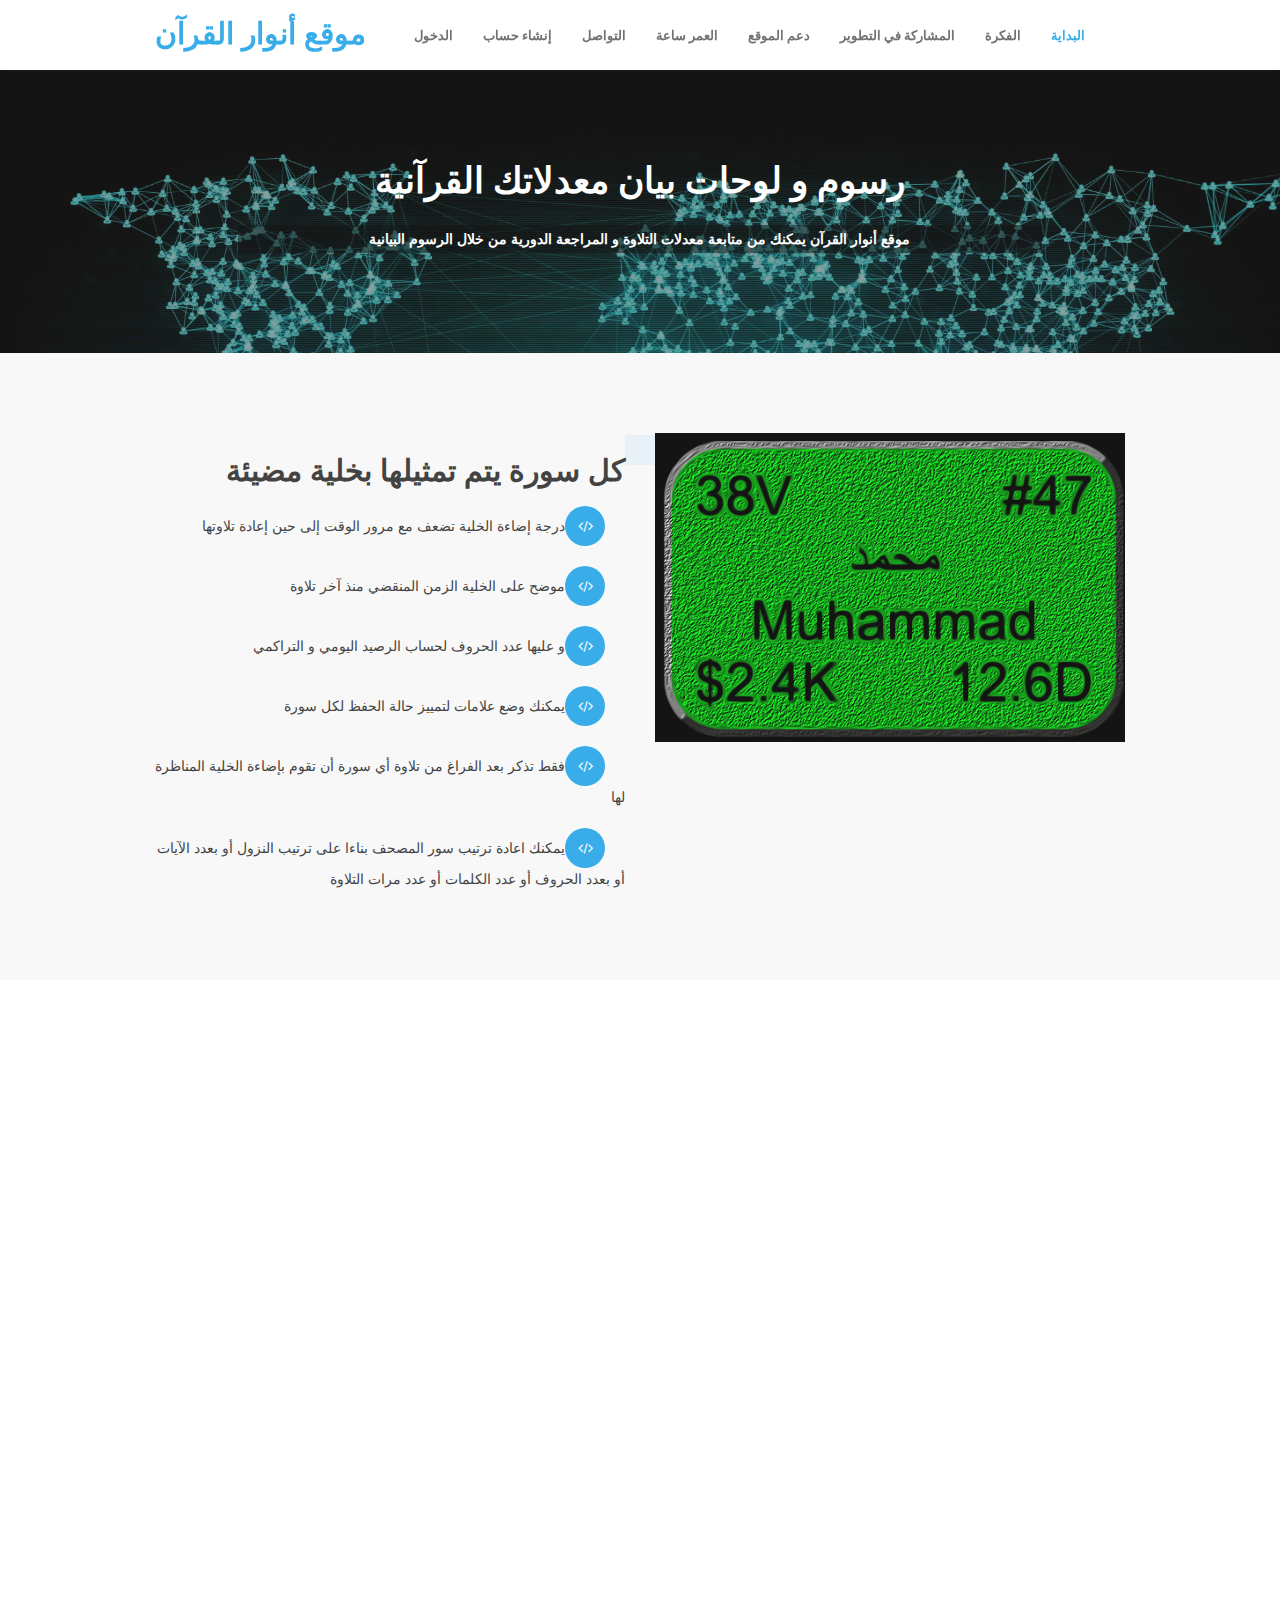
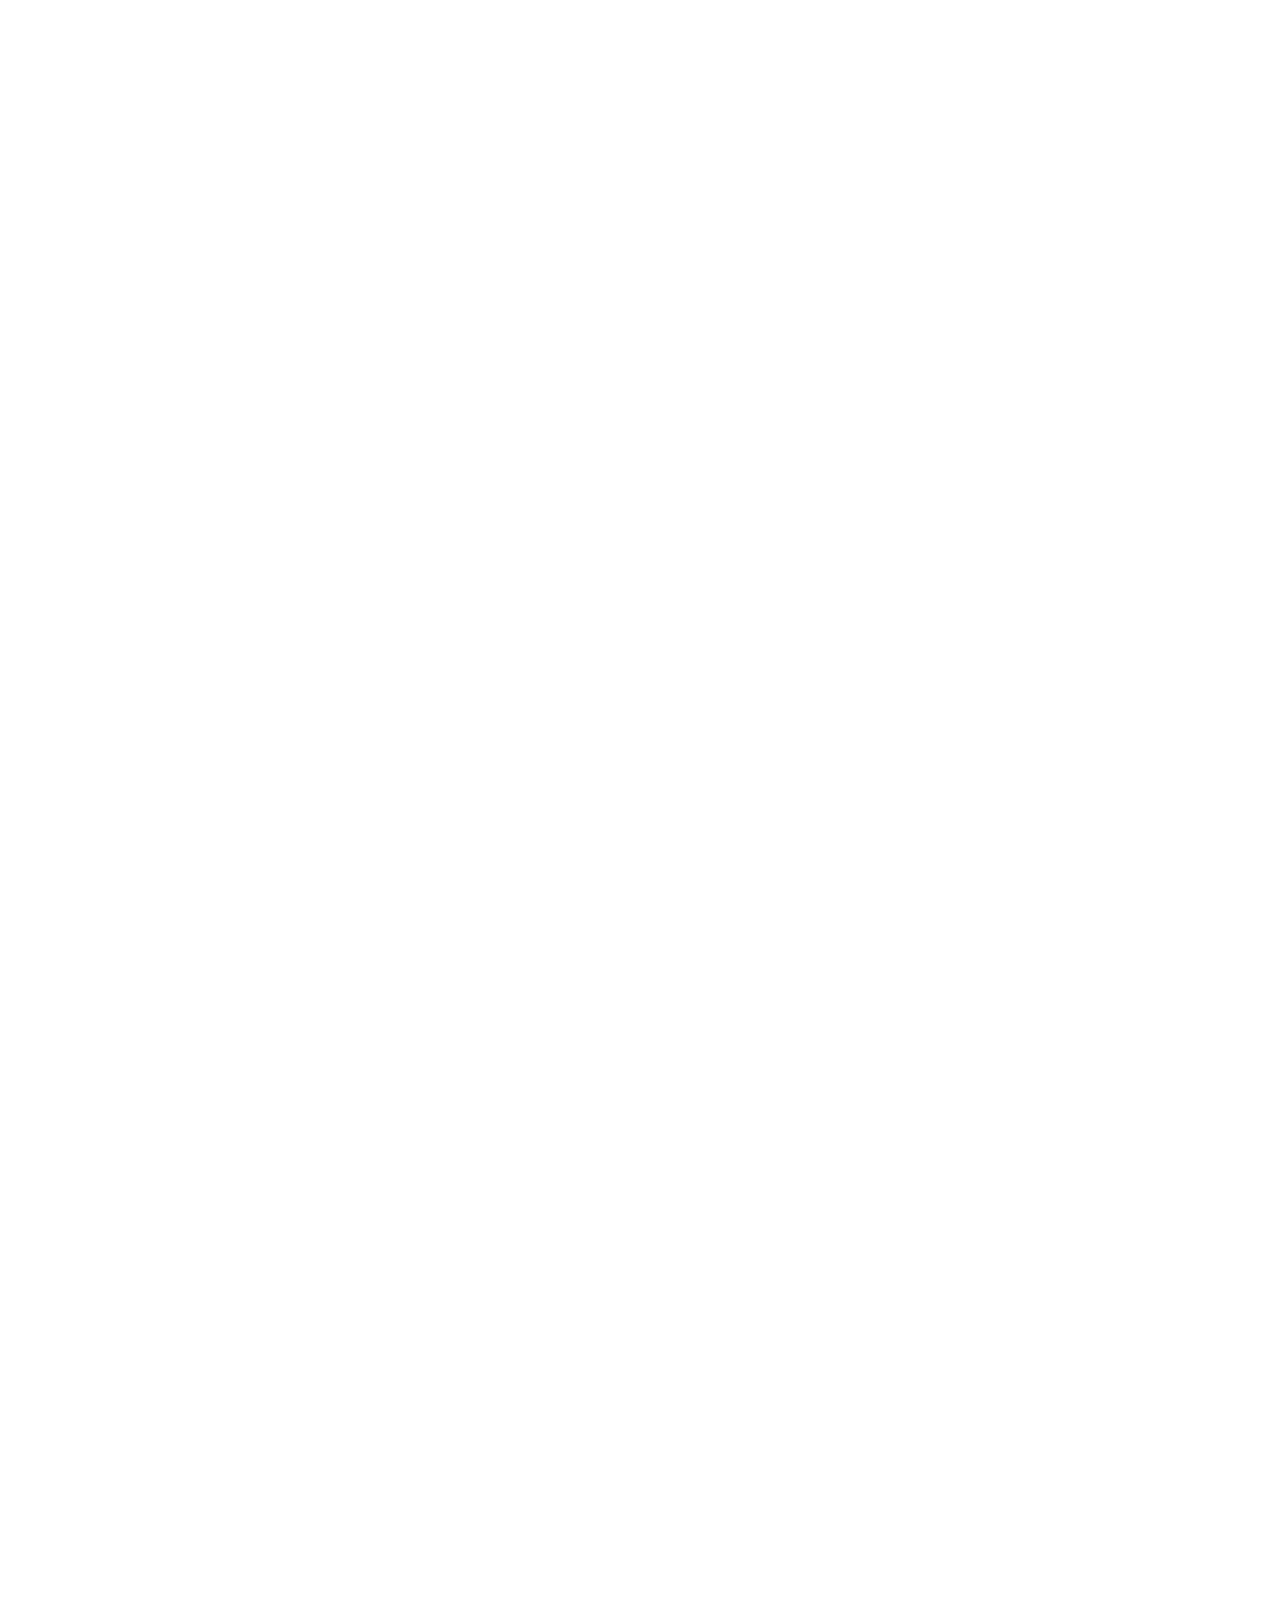
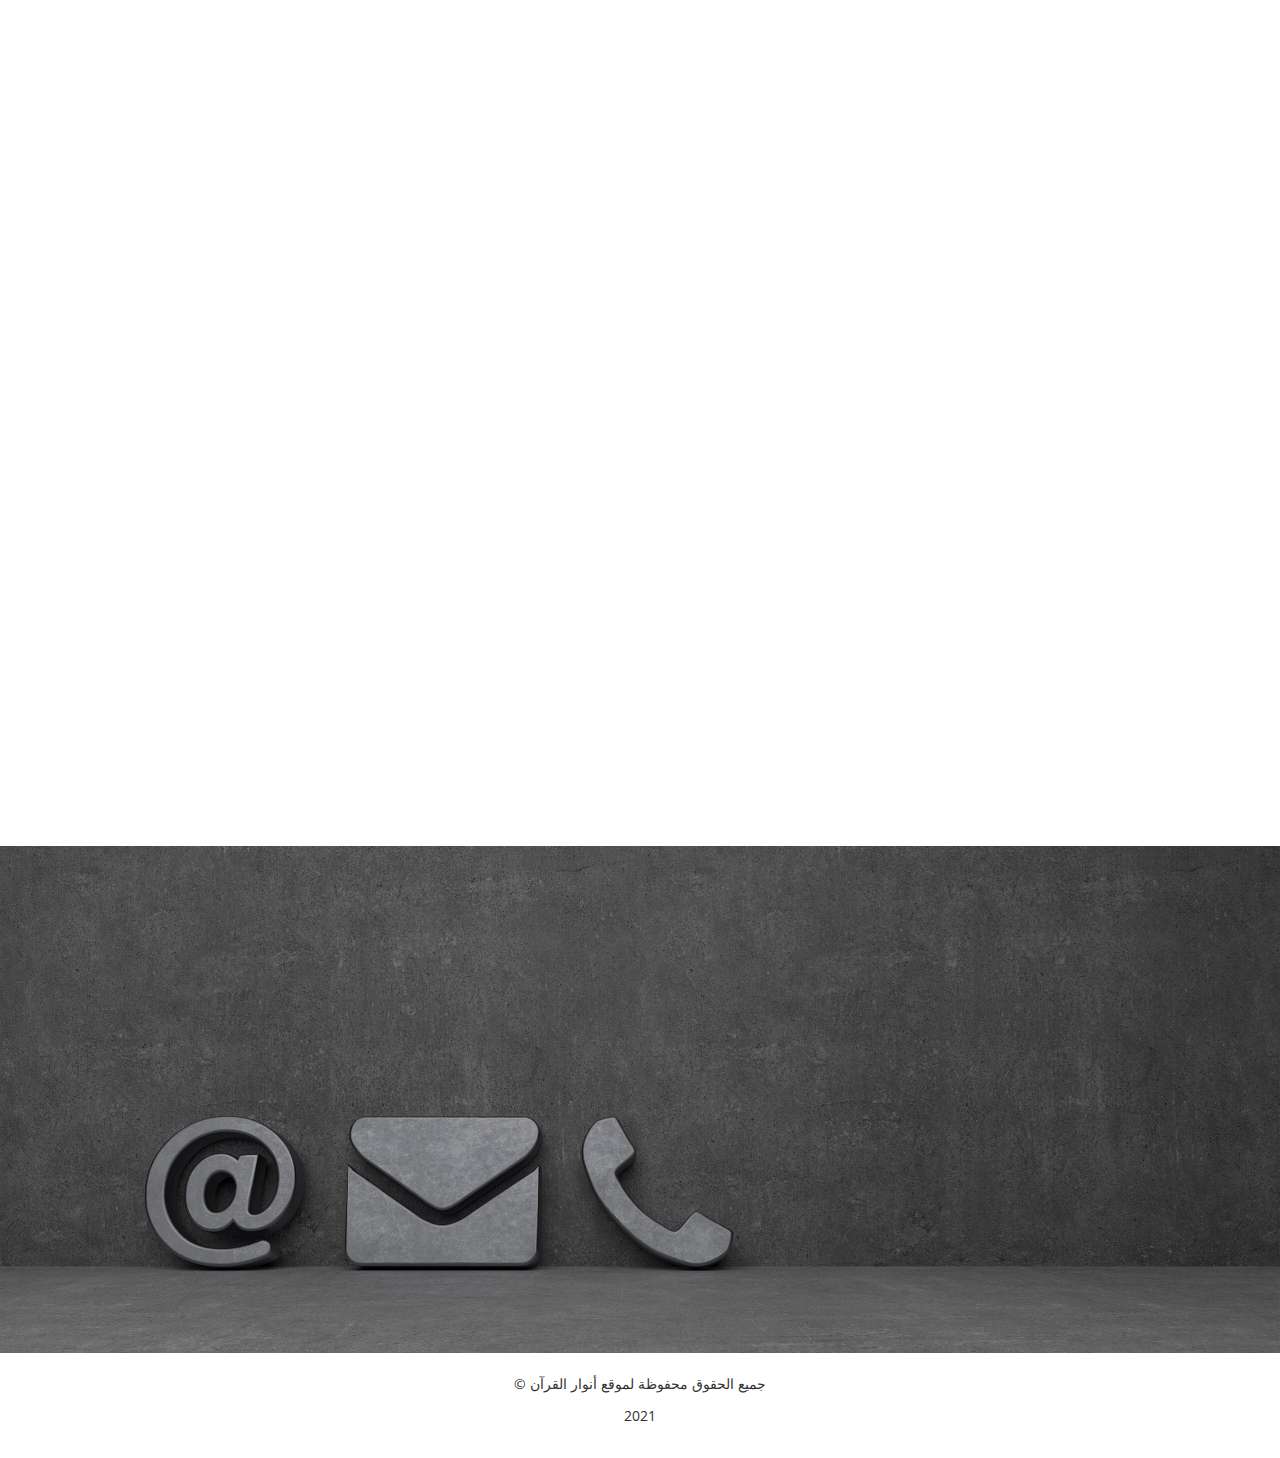
<file: public/index.html>
<!DOCTYPE html>
<html lang="ar" dir="rtl">
	<head>
    	<!-- 
    	Boxer Template
    	http://www.templatemo.com/tm-446-boxer
    	-->
		<meta charset="utf-8">
		<title>أنوار القرآن - اقرأ و ارتق و رتل</title>
		<meta http-equiv="X-UA-Compatible" content="IE=Edge">
		<meta name="viewport" content="width=device-width, initial-scale=1">
		<meta name="keywords" content="">
		<meta name="description" content="">

		<!-- animate css -->
		<link rel="stylesheet" href="css/animate.min.css">
		<!-- bootstrap css -->
		<link rel="stylesheet" href="css/bootstrap.min.css">
		<!-- font-awesome -->
		<link rel="stylesheet" href="css/font-awesome.min.css">
		<!-- google font -->
		<link href='http://fonts.googleapis.com/css?family=Open+Sans:400,300,400italic,700,800' rel='stylesheet' type='text/css'>

		<!-- custom css -->
		<link rel="stylesheet" href="css/templatemo-style.css">

	</head>
	<body onload="adjust_nav_bar()">

        <script>
          function adjust_nav_bar(){
              if (localStorage.getItem("user")) {
                document.getElementById("dashboard_nav_item").style.display = "block";
                document.getElementById("sign_in_nav_item").style.display = "none";
                document.getElementById("sign_up_nav_item").style.display = "none";
                document.getElementById("sign_out_nav_item").style.display = "block";
              } else {
                document.getElementById("dashboard_nav_item").style.display = "none";
                document.getElementById("sign_in_nav_item").style.display = "block";
                document.getElementById("sign_up_nav_item").style.display = "block";
                document.getElementById("sign_out_nav_item").style.display = "none";
              }
          }

          function sign_out(){
              localStorage.removeItem("user");
              adjust_nav_bar();
          }

        </script>
		<!-- start preloader -->
		<div class="preloader">
			<div class="sk-spinner sk-spinner-rotating-plane"></div>
    	 </div>
		<!-- end preloader -->
		<!-- start navigation -->
		<nav class="navbar navbar-default navbar-fixed-top templatemo-nav" role="navigation">
			<div class="container">
				<div class="navbar-header">
					<button class="navbar-toggle" data-toggle="collapse" data-target=".navbar-collapse">
						<span class="icon icon-bar"></span>
						<span class="icon icon-bar"></span>
						<span class="icon icon-bar"></span>
					</button>
					<a href="#" class="navbar-brand">
                        <span style="display: inline-block;">موقع أنوار القرآن</span>
                    </a>
				</div>
				<div class="collapse navbar-collapse">
					<ul class="nav navbar-nav navbar-right text-uppercase">
                        <li><a id="sign_in_nav_item" onclick="window.location.href='login.html';"> الدخول</a></li>
                        <li><a id="sign_up_nav_item" onclick="window.location.href='signup.html';">إنشاء حساب</a></li>
						<li><a id="sign_out_nav_item" onclick="sign_out()"> الخروج</a></li>

						<li><a href="#contact">التواصل</a></li>
                        <li><a  onclick="window.location.href='age.html'"> العمر ساعة</a></li>
                        <li><a href="#fund">دعم الموقع</a></li>
						<li><a href="#cooperate">المشاركة في التطوير</a></li>
						<!-- <li><a href="#download">تحميل</a></li> -->
						<!-- <li><a href="#pricing">الاشتراك</a></li> -->
						<!-- <li><a href="#marriage">زواج أهل القرآن</a></li> -->
                        <li><a href="#feature">الفكرة</a></li>
                        <li><a href="#home">البداية</a></li>
                        <li><a id="dashboard_nav_item" onclick="window.location.href='dashboard.html';">لوحات البيان</a></li>
					</ul>
				</div>
			</div>
		</nav>
		<!-- end navigation -->

		<!-- start home -->
		<section id="home">
			<div class="overlay">
				<div class="container">
					<div class="row">
						<div class="col-md-1"></div>
						<div class="col-md-10 wow fadeIn" data-wow-delay="0.3s">
							<h1 class="text-upper">رسوم و لوحات بيان معدلاتك القرآنية</h1>
							<p class="tm-white">
                             موقع أنوار القرآن يمكنك من متابعة معدلات التلاوة و المراجعة الدورية من خلال الرسوم البيانية 
                            </p>
						</div>
						<div class="col-md-1"></div>
					</div>
				</div>
			</div>
		</section>
		<!-- end home -->

		<!-- start feature -->
		<section id="feature">
			<div class="container">
				<div class="row">
					<div class="col-md-6 wow fadeInLeft" data-wow-delay="0.6s">
						<h2 class="text-uppercase">كل سورة يتم تمثيلها بخلية مضيئة</h2>
						<p dir="rtl"><i class="fa fa-code"></i>درجة إضاءة الخلية  تضعف مع مرور الوقت إلى حين إعادة تلاوتها</p>
						<p dir="rtl"><i class="fa fa-code"></i>موضح على الخلية الزمن المنقضي منذ آخر تلاوة</p>
						<p dir="rtl"><i class="fa fa-code"></i>و عليها عدد الحروف لحساب الرصيد اليومي و التراكمي</p>
                        <p dir="rtl"><i class="fa fa-code"></i>يمكنك وضع علامات لتمييز  حالة الحفظ لكل سورة</p>
                        <p dir="rtl"><i class="fa fa-code"></i>فقط تذكر بعد الفراغ من تلاوة أي سورة أن تقوم بإضاءة الخلية المناظرة لها</p>
                        <p dir="rtl"><i class="fa fa-code"></i>يمكنك اعادة ترتيب سور المصحف بناءا على ترتيب النزول أو بعدد الآيات أو بعدد الحروف أو عدد الكلمات أو عدد مرات التلاوة</p>

					</div>
					<div class="col-md-6 wow fadeInRight" data-wow-delay="0.6s">
						<img src="landing/images/cells.png" class="img-responsive" alt="feature img">
					</div>
				</div>
			</div>
		</section>
		<!-- end feature -->

		<!-- start feature1 -->
		<section id="feature1">
			<div class="container">
				<div class="row">
					<div class="col-md-6 wow fadeInUp" data-wow-delay="0.6s">
						<img src="images/heat-map.png" class="img-responsive" alt="feature img">
					</div>
					<div class="col-md-6 wow fadeInUp" data-wow-delay="0.6s">
						<h2 class="text-uppercase"> ستعمل الخلايا الضوئية على بناء خريطة ضوئية توضح حالة كل سورة في ذاكرتك عبر تفاوت درجة الإضاءة مع مرور الوقت ، مع وضع علامات تنبيه على السور التي تتخطى الزمن المسموح به</h2>
					</div>
				</div>
			</div>
		</section>
		<!-- end feature1 -->

        <!-- start feature1 -->
		<section id="feature1">
			<div class="container">
				<div class="row">
                    <div class="col-md-6 wow fadeInUp" data-wow-delay="0.6s">
						<h2 class="text-uppercase"> يتم عمل رسوم لبيان الرصيد اليومي و الشهري و السنوي</h2>
					</div>
					<div class="col-md-6 wow fadeInUp" data-wow-delay="0.6s">
						<img src="images/column.png" class="img-responsive" alt="feature img">
					</div>
					
				</div>
			</div>
		</section>
		<!-- end feature1 -->

        <!-- start feature1 -->
		<section id="feature1">
			<div class="container">
				<div class="row">

                    <div class="col-md-6 wow fadeInUp" data-wow-delay="0.6s">
						<img src="images/radar.png" class="img-responsive" alt="feature img">
					</div>
					
					<div class="col-md-6 wow fadeInUp" data-wow-delay="0.6s">
						<h2 class="text-uppercase">و سيكون لديك رادار لرصد تفلت السور</h2>
					</div>
				</div>
			</div>
		</section>
		<!-- end feature1 -->

        <!-- start feature1 -->
		<section id="feature1">
			<div class="container">
				<div class="row">
                    <div class="col-md-6 wow fadeInUp" data-wow-delay="0.6s">
						<h2 class="text-uppercase">و سيمكنك حساب النسبة المئوية لما تحفظ من القرآن</h2>
					</div>
					<div class="col-md-6 wow fadeInUp" data-wow-delay="0.6s">
						<img src="images/memorization.png" class="img-responsive" alt="feature img">
					</div>
				</div>
			</div>
		</section>
		<!-- end feature1 -->

        <!-- start feature1 -->
		<section id="feature1">
			<div class="container">
				<div class="row">
                    <div class="col-md-6 wow fadeInUp" data-wow-delay="0.6s">
						<img src="images/class.jpg" class="img-responsive" alt="feature img">
					</div>
                    <div class="col-md-6 wow fadeInUp" data-wow-delay="0.6s">
						<h2 class="text-uppercase">يمكن للآباء و محفظي القرآن من متابعة معدلات الأبناء و الطلبة بعمل بروفيل لكل منهم</h2>
					</div>
				</div>
			</div>
		</section>
		<!-- end feature1 -->

        <!-- start feature1 -->
		<!-- <section id="marriage">
			<div class="container">
				<div class="row">
                    
                    <div class="col-md-6 wow fadeInUp" data-wow-delay="0.6s">
						<h2 class="text-uppercase">جاري جمع التمويل لإنشاء موقع لزواج أهل القرآن </h2>
						<p dir="rtl"><i class="fa fa-code"></i> بالتكامل مع موقع أنوار القرآن حيث سيتيح لمن يرغب في الزواج العثور على من تكافئه في المعدلات القرآنية<p>
						<p dir="rtl"><i class="fa fa-code"></i> احرص على انشاء حساب هنا في موقع أنوار القرآن و ادخال معدلاتك القرآنية بشكل مستمر ، هذا  إن شاء الله يعطي مصداقية أكثر لبيااتك     <p>
						<p dir="rtl"><i class="fa fa-code"></i> <a href="https://www.facebook.com/QuranicLights/posts/3726113997612936" target="_blank">لمزيد من التفاصيل</a></p>
						</div>
                    <div class="col-md-6 wow fadeInUp" data-wow-delay="0.6s">
						<img src="images/marriage.jpeg" class="img-responsive" alt="feature img">
					</div>
				</div>
			</div>
		</section> -->
		<!-- end feature1 -->

		        <!-- start feature1 -->
				<!-- <section id="download">
					<div class="container">
						<div class="row">
							<div class="col-md-6 wow fadeInUp" data-wow-delay="0.6s">
								<a href="https://apps.apple.com/us/app/quran-lights/id1218872513" target="_blank"><img src="images/app-store.png" class="img-responsive" alt="feature img"></a>
								
							</div>
							<div class="col-md-6 wow fadeInUp" data-wow-delay="0.6s">
								<h2 class="text-uppercase">يمكن تحميل التطبيق من متجر أبل للتطبيقات</h2>
								<p dir="rtl"><i class="fa fa-code"></i> <a href="https://apps.apple.com/us/app/quran-lights/id1218872513" target="_blank">التطبيق على أبل آب ستور</a></p>
							</div>

						</div>
					</div>
				</section> -->
				<!-- end feature1 -->

        <!-- feature2  FUND-->
        <section id="fund">
            <div class="container">
				<div class="row">

					<div class="col-md-6 wow fadeInLeft" data-wow-delay="0.6s">
						<h2 class="text-uppercase">دعم تطوير الموقع</h2>
						<p dir="rtl"><i class="fa fa-code"></i>  عبر المحفظة الذكية 00201206410261</p>
						<!-- <p><i class="fa fa-code"></i><a href="https://www.patreon.com/quran_network" target="_blank" rel="noopener noreferrer"
                                rel="noopener noreferrer"> Support on Patreon. </a></p>
                            <p><i class="fa fa-code"></i> <a href="http://fnd.us/71qrr9?ref=sh_cAO135" target="_blank" rel="noopener noreferrer"
                                rel="noopener noreferrer"> Support on FundRazr. </a></p> -->
					</div>

					<div class="col-md-6 wow fadeInRight" data-wow-delay="0.6s">
						<img src="images/seeds.jpg" class="img-responsive" alt="feature img">
					</div>
				</div>
			</div>

			<!-- <div id="smart-button-container">
				<div style="text-align: center;">
				  <div style="margin-bottom: 1.25rem;">
					<p>تبرع للموقع</p>
					<select id="item-options"><option value="" price="5"> - 5 USD</option><option value="" price="10"> - 10 USD</option><option value="" price="20"> - 20 USD</option><option value="" price="50"> - 50 USD</option><option value="" price="100"> - 100 USD</option><option value="" price="1000"> - 1000 USD</option></select>
					<select style="visibility: hidden" id="quantitySelect"></select>
				  </div>
				<div id="paypal-button-container"></div>
				</div>
			  </div> -->
        </section>

		 <!-- feature2  COOPERATE-->
        <section id="cooperate">
            <div class="container">
				<div class="row">
					<div class="col-md-6 wow" data-wow-delay="0.6s">
						<h2 class="text-uppercase">المشاركة في تطوير الموقع</h2>
						<p dir="rtl"><i class="fa fa-code"></i><a href="https://github.com/Amr1977/quran_lights_web" target="_blank" rel="noopener noreferrer"
                                rel="noopener noreferrer"> Cooperate and create PR on Github </a></p>
					</div>

					<div class="col-md-6 wow" data-wow-delay="0.6s">
						<img src="images/coding.jpg" class="img-responsive" alt="feature img">
					</div>
				</div>
			</div>

        </section>

        <!-- start divider -->
		<section id="divider">
			<div class="container">
				<div class="row">
					<div class="col-md-4 wow fadeInUp templatemo-box" data-wow-delay="0.3s">
						<!-- <i class="fa fa-laptop"></i> -->
						<h3 class="text-uppercase">ورتل</h3>
						<p> </p>
					</div>
					<div class="col-md-4 wow fadeInUp templatemo-box" data-wow-delay="0.3s">
						<!-- <i class="fa fa-twitter"></i> -->
						<h3 class="text-uppercase">وارتقِ</h3>
                        <p> </p>
					</div>
					<div class="col-md-4 wow fadeInUp templatemo-box" data-wow-delay="0.3s">
						<!-- <i class="fa fa-font"></i> -->
						<h3 class="text-uppercase">اقرأ</h3>
                        <p> </p>					
                    </div>
				</div>
			</div>
		</section>
		<!-- end divider -->

		<!-- start contact -->
		<section id="contact">
			<div class="overlay">
				<div class="container">
					<div class="row">
                        <div class="col-md-6 wow fadeInRight" data-wow-delay="0.6s">
                            <img src="images/contact.jpeg" class="img-responsive" alt="feature img">
                        </div>

						<div class="col-md-6 wow fadeInUp" data-wow-delay="0.6s">
							<h2 class="text-uppercase">تواصل معنا</h2>
							<!-- <p>Lorem ipsum dolor sit amet, consectetur adipisicing elit, sed do eiusmod tempor incididunt ut labore et dolore magna aliqua. Ut enim ad minim veniam, quis nostrud exercitation. </p> -->
							<address>
                                <p><i class="fa fa-facebook"></i> <a href="https://www.facebook.com/QuranicLights/" target="_blank"  style="color:#1df52f"> صفحة موقع أنوار القرآن على الفيسبوك </a> </p>
                                <p><i class="fa fa-facebook"></i> <a href="https://www.facebook.com/groups/quranlights" target="_blank"  style="color:#1df52f"> يمكنك الاشتراك في مجموعة موقع أنوار القرآن على الفيسبوك </a> </p>
                                <p><i class="fa fa-facebook"></i> <a href="https://www.facebook.com/QuranicLights/posts/3821405261417142" target="_blank"  style="color:#1df52f"> يسرنا تلقي مقترحاتكم بالتعليق على هذا المنشور </a> </p>
								<p><i class="fa fa-envelope-o"></i> quran.lights.network@gmail.com</p>
							</address>
						</div>
					</div>
				</div>
			</div>
		</section>
		<!-- end contact -->

		

		<!-- start footer -->
		<footer>
			<div class="container">
				<div class="row">
					<p>جميع الحقوق محفوظة لموقع أنوار القرآن ©</p>
                    <p>2021</p>
				</div>
			</div>

			<!-- <div class="container">
				<div class="row">
					<p>Distributed By <a href="http://themewagon.com" target="_blank">Themewagon</a></p>
				</div>
			</div> -->
		</footer>
		<!-- end footer -->
        
		<script src="js/jquery.js"></script>
		<script src="js/bootstrap.min.js"></script>
		<script src="js/wow.min.js"></script>
		<script src="js/jquery.singlePageNav.min.js"></script>
		<script src="js/custom.js"></script>
		<!-- <script src="https://www.paypal.com/sdk/js?client-id=AWqyg9sUj-XUxAvD9uj3d5LaJ702fwQchrKkItSEKlnUQeybVMDYPh_Tt1YxEcx2MelnP_IlTwXuQw43&enable-funding=venmo&currency=USD" data-sdk-integration-source="button-factory"></script>
          <script>
            function initPayPalButtonZZZZZZZZZZZZZZZ() {
              var shipping = 0;
              var itemOptions = document.querySelector("#smart-button-container #item-options");
          var quantity = parseInt();
          var quantitySelect = document.querySelector("#smart-button-container #quantitySelect");
          if (!isNaN(quantity)) {
            quantitySelect.style.visibility = "visible";
          }
          var orderDescription = 'تبرع للموقع';
          if(orderDescription === '') {
            orderDescription = 'Item';
          }
          paypal.Buttons({
            style: {
              shape: 'rect',
              color: 'gold',
              layout: 'vertical',
              label: 'paypal',
              
            },
            createOrder: function(data, actions) {
              var selectedItemDescription = itemOptions.options[itemOptions.selectedIndex].value;
              var selectedItemPrice = parseFloat(itemOptions.options[itemOptions.selectedIndex].getAttribute("price"));
              var tax = (0 === 0 || false) ? 0 : (selectedItemPrice * (parseFloat(0)/100));
              if(quantitySelect.options.length > 0) {
                quantity = parseInt(quantitySelect.options[quantitySelect.selectedIndex].value);
              } else {
                quantity = 1;
              }
      
              tax *= quantity;
              tax = Math.round(tax * 100) / 100;
              var priceTotal = quantity * selectedItemPrice + parseFloat(shipping) + tax;
              priceTotal = Math.round(priceTotal * 100) / 100;
              var itemTotalValue = Math.round((selectedItemPrice * quantity) * 100) / 100;
      
              return actions.order.create({
                purchase_units: [{
                  description: orderDescription,
                  amount: {
                    currency_code: 'USD',
                    value: priceTotal,
                    breakdown: {
                      item_total: {
                        currency_code: 'USD',
                        value: itemTotalValue,
                      },
                      shipping: {
                        currency_code: 'USD',
                        value: shipping,
                      },
                      tax_total: {
                        currency_code: 'USD',
                        value: tax,
                      }
                    }
                  },
                  items: [{
                    name: selectedItemDescription,
                    unit_amount: {
                      currency_code: 'USD',
                      value: selectedItemPrice,
                    },
                    quantity: quantity
                  }]
                }]
              });
            },
            onApprove: function(data, actions) {
              return actions.order.capture().then(function(orderData) {
                
                // Full available details
                console.log('Capture result', orderData, JSON.stringify(orderData, null, 2));
      
                // Show a success message within this page, e.g.
                const element = document.getElementById('paypal-button-container');
                element.innerHTML = '';
                element.innerHTML = '<h3>Thank you for your payment!</h3>';
      
                // Or go to another URL:  actions.redirect('thank_you.html');
      
              });
            },
            onError: function(err) {
              console.log(err);
            },
          }).render('#paypal-button-container');
        }
        initPayPalButton();
          </script> -->
	</body>
</html>
</file>
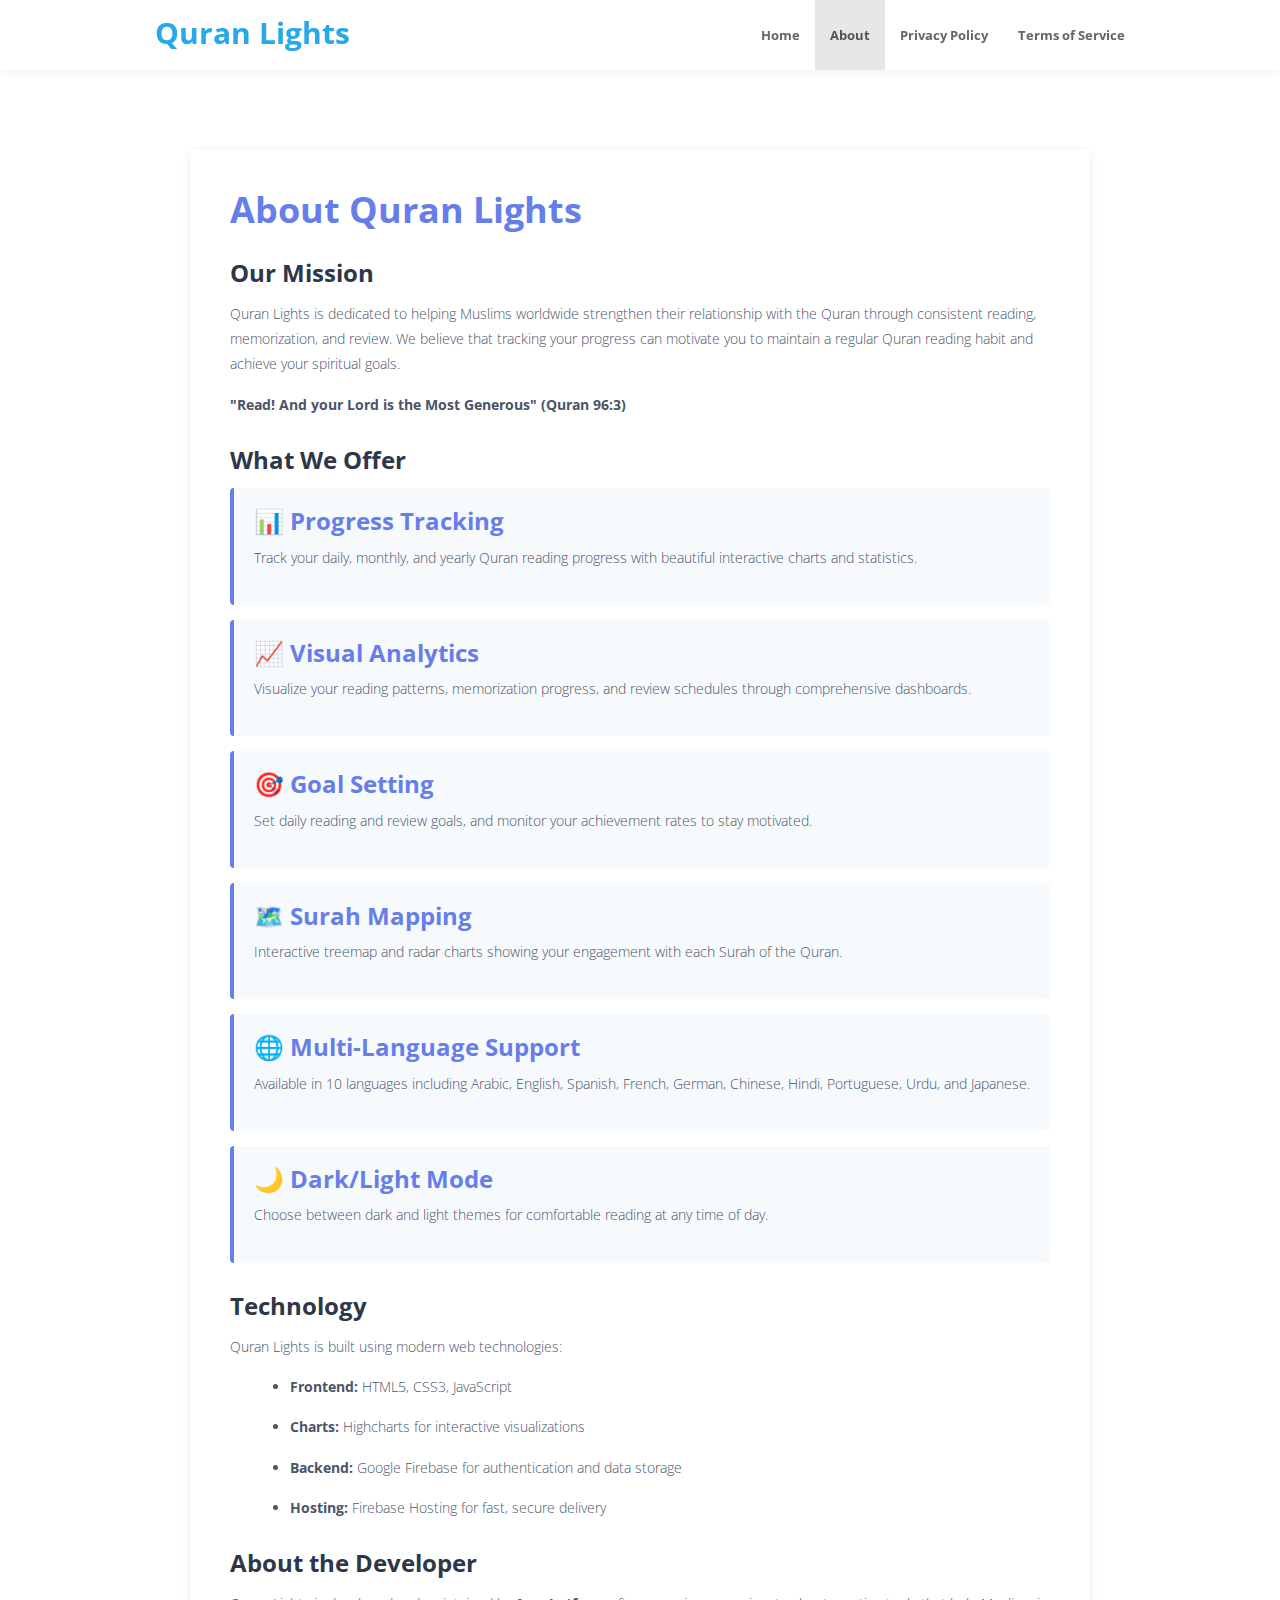
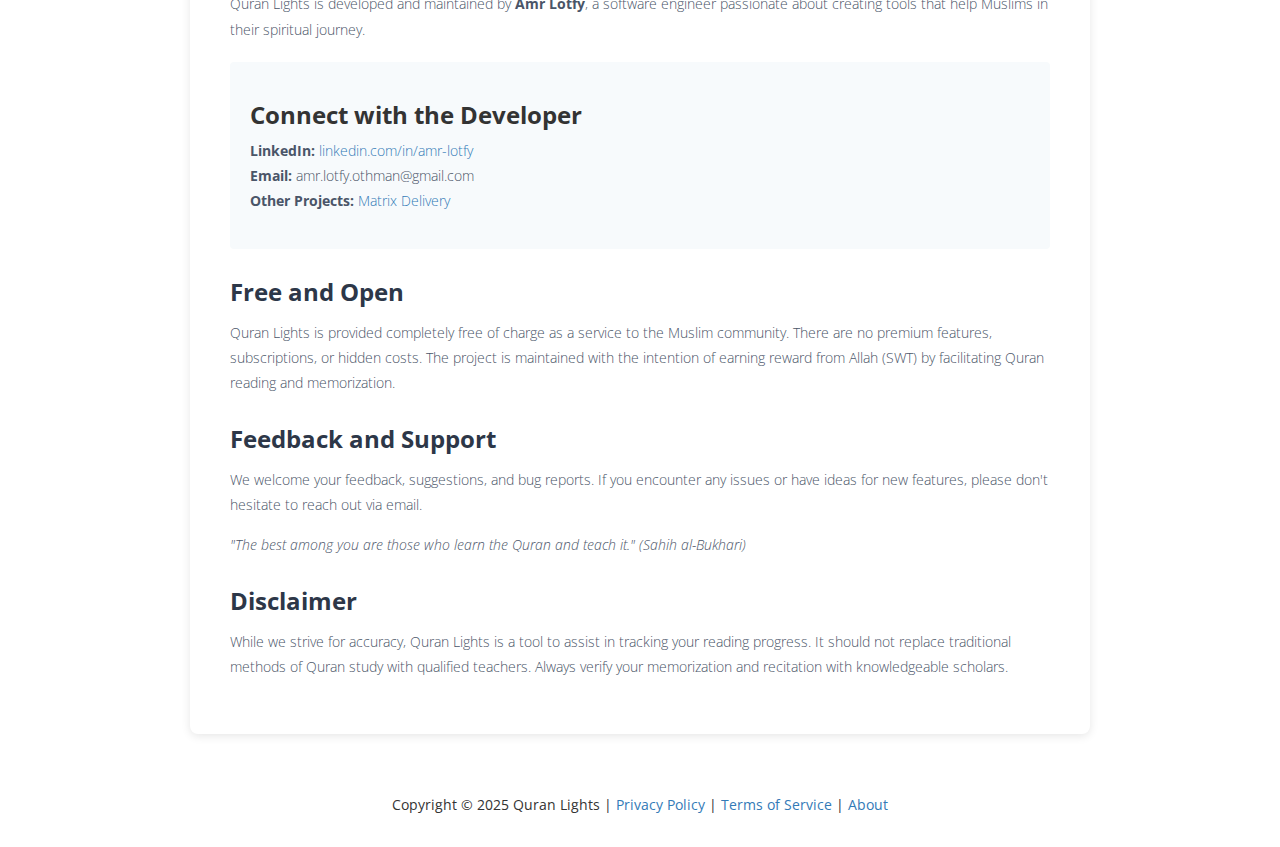
<file: public/about.html>
<!DOCTYPE html>
<html lang="en" dir="ltr">

<head>
    <meta charset="utf-8">
    <title>About - Quran Lights</title>
    <meta http-equiv="X-UA-Compatible" content="IE=Edge">
    <meta name="viewport" content="width=device-width, initial-scale=1">
    <meta name="description" content="About Quran Lights - Track your Quran reading journey">

    <!-- animate css -->
    <link rel="stylesheet" href="css/animate.min.css">
    <!-- bootstrap css -->
    <link rel="stylesheet" href="css/bootstrap.min.css">
    <!-- font-awesome -->
    <link rel="stylesheet" href="css/font-awesome.min.css">
    <!-- google font -->
    <link href='http://fonts.googleapis.com/css?family=Open+Sans:400,300,400italic,700,800' rel='stylesheet'
        type='text/css'>
    <!-- custom css -->
    <link rel="stylesheet" href="css/templatemo-style.css">
    <!-- i18n -->
    <script src="js/i18n.js"></script>

    <style>
        body {
            padding-top: 70px;
            transition: background-color 0.3s, color 0.3s;
        }

        .legal-content {
            background: white;
            padding: 40px;
            margin: 80px auto 40px;
            max-width: 900px;
            border-radius: 8px;
            box-shadow: 0 2px 10px rgba(0, 0, 0, 0.1);
            transition: background-color 0.3s, color 0.3s;
        }

        .legal-content h1 {
            color: #667eea;
            margin-bottom: 20px;
        }

        .legal-content h2 {
            color: #2d3748;
            margin-top: 30px;
            margin-bottom: 15px;
            font-size: 24px;
        }

        .legal-content p,
        .legal-content li {
            color: #4a5568;
            line-height: 1.8;
            margin-bottom: 15px;
        }

        .legal-content ul {
            margin-left: 20px;
        }

        .contact-info {
            background: #f7fafc;
            padding: 20px;
            border-radius: 4px;
            margin-top: 20px;
        }

        .feature-box {
            background: #f7fafc;
            padding: 20px;
            border-radius: 4px;
            margin: 15px 0;
            border-left: 4px solid #667eea;
        }

        .feature-box h3 {
            color: #667eea;
            margin-top: 0;
        }

        /* Dark theme */
        body.dark-theme {
            background: #1a202c;
        }

        body.dark-theme .legal-content {
            background: #2d3748;
            color: #e2e8f0;
        }

        body.dark-theme .legal-content h1 {
            color: #a78bfa;
        }

        body.dark-theme .legal-content h2 {
            color: #e2e8f0;
        }

        body.dark-theme .legal-content p,
        body.dark-theme .legal-content li {
            color: #cbd5e0;
        }

        body.dark-theme .contact-info,
        body.dark-theme .feature-box {
            background: #1a202c;
        }

        body.dark-theme .feature-box {
            border-left-color: #a78bfa;
        }

        body.dark-theme .feature-box h3 {
            color: #a78bfa;
        }
    </style>
    <script>
        // Apply theme on page load
        (function () {
            var theme = localStorage.getItem('theme') || 'dark';
            if (theme === 'dark') {
                document.body.classList.add('dark-theme');
            }
        })();
    </script>
</head>

<body>
    <!-- Navigation -->
    <nav class="navbar navbar-default navbar-fixed-top templatemo-nav" role="navigation">
        <div class="container">
            <div class="navbar-header">
                <button class="navbar-toggle" data-toggle="collapse" data-target=".navbar-collapse">
                    <span class="icon icon-bar"></span>
                    <span class="icon icon-bar"></span>
                    <span class="icon icon-bar"></span>
                </button>
                <a href="index.html" class="navbar-brand" data-i18n="nav.brand">Quran Lights</a>
            </div>
            <div class="collapse navbar-collapse">
                <ul class="nav navbar-nav navbar-right">
                    <li><a href="index.html" data-i18n="nav.home">Home</a></li>
                    <li class="active"><a href="about.html" data-i18n="legal.about">About</a></li>
                    <li><a href="privacy-policy.html" data-i18n="legal.privacyPolicy">Privacy Policy</a></li>
                    <li><a href="terms-of-service.html" data-i18n="legal.termsOfService">Terms of Service</a></li>
                </ul>
            </div>
        </div>
    </nav>

    <!-- About Content -->
    <div class="legal-content">
        <h1>About Quran Lights</h1>

        <h2>Our Mission</h2>
        <p>Quran Lights is dedicated to helping Muslims worldwide strengthen their relationship with the Quran through
            consistent reading, memorization, and review. We believe that tracking your progress can motivate you to
            maintain a regular Quran reading habit and achieve your spiritual goals.</p>

        <p><strong>"Read! And your Lord is the Most Generous" (Quran 96:3)</strong></p>

        <h2>What We Offer</h2>

        <div class="feature-box">
            <h3>📊 Progress Tracking</h3>
            <p>Track your daily, monthly, and yearly Quran reading progress with beautiful interactive charts and
                statistics.</p>
        </div>

        <div class="feature-box">
            <h3>📈 Visual Analytics</h3>
            <p>Visualize your reading patterns, memorization progress, and review schedules through comprehensive
                dashboards.</p>
        </div>

        <div class="feature-box">
            <h3>🎯 Goal Setting</h3>
            <p>Set daily reading and review goals, and monitor your achievement rates to stay motivated.</p>
        </div>

        <div class="feature-box">
            <h3>🗺️ Surah Mapping</h3>
            <p>Interactive treemap and radar charts showing your engagement with each Surah of the Quran.</p>
        </div>

        <div class="feature-box">
            <h3>🌐 Multi-Language Support</h3>
            <p>Available in 10 languages including Arabic, English, Spanish, French, German, Chinese, Hindi, Portuguese,
                Urdu, and Japanese.</p>
        </div>

        <div class="feature-box">
            <h3>🌙 Dark/Light Mode</h3>
            <p>Choose between dark and light themes for comfortable reading at any time of day.</p>
        </div>

        <h2>Technology</h2>
        <p>Quran Lights is built using modern web technologies:</p>
        <ul>
            <li><strong>Frontend:</strong> HTML5, CSS3, JavaScript</li>
            <li><strong>Charts:</strong> Highcharts for interactive visualizations</li>
            <li><strong>Backend:</strong> Google Firebase for authentication and data storage</li>
            <li><strong>Hosting:</strong> Firebase Hosting for fast, secure delivery</li>
        </ul>

        <h2>About the Developer</h2>
        <p>Quran Lights is developed and maintained by <strong>Amr Lotfy</strong>, a software engineer passionate about
            creating tools that help Muslims in their spiritual journey.</p>

        <div class="contact-info">
            <h3>Connect with the Developer</h3>
            <p>
                <strong>LinkedIn:</strong> <a href="https://www.linkedin.com/in/amr-lotfy/"
                    target="_blank">linkedin.com/in/amr-lotfy</a><br>
                <strong>Email:</strong> amr.lotfy.othman@gmail.com<br>
                <strong>Other Projects:</strong> <a href="https://matrix-delivery.web.app" target="_blank">Matrix
                    Delivery</a>
            </p>
        </div>

        <h2>Free and Open</h2>
        <p>Quran Lights is provided completely free of charge as a service to the Muslim community. There are no premium
            features, subscriptions, or hidden costs. The project is maintained with the intention of earning reward
            from Allah (SWT) by facilitating Quran reading and memorization.</p>

        <h2>Feedback and Support</h2>
        <p>We welcome your feedback, suggestions, and bug reports. If you encounter any issues or have ideas for new
            features, please don't hesitate to reach out via email.</p>

        <p><em>"The best among you are those who learn the Quran and teach it." (Sahih al-Bukhari)</em></p>

        <h2>Disclaimer</h2>
        <p>While we strive for accuracy, Quran Lights is a tool to assist in tracking your reading progress. It should
            not replace traditional methods of Quran study with qualified teachers. Always verify your memorization and
            recitation with knowledgeable scholars.</p>
    </div>

    <!-- Footer -->
    <footer>
        <div class="container">
            <div class="row">
                <div class="col-md-12 col-sm-12">
                    <p>Copyright © 2025 Quran Lights |
                        <a href="privacy-policy.html">Privacy Policy</a> |
                        <a href="terms-of-service.html">Terms of Service</a> |
                        <a href="about.html">About</a>
                    </p>
                </div>
            </div>
        </div>
    </footer>

    <!-- Scripts -->
    <script src="js/jquery.js"></script>
    <script src="js/bootstrap.min.js"></script>
</body>

</html>
</file>
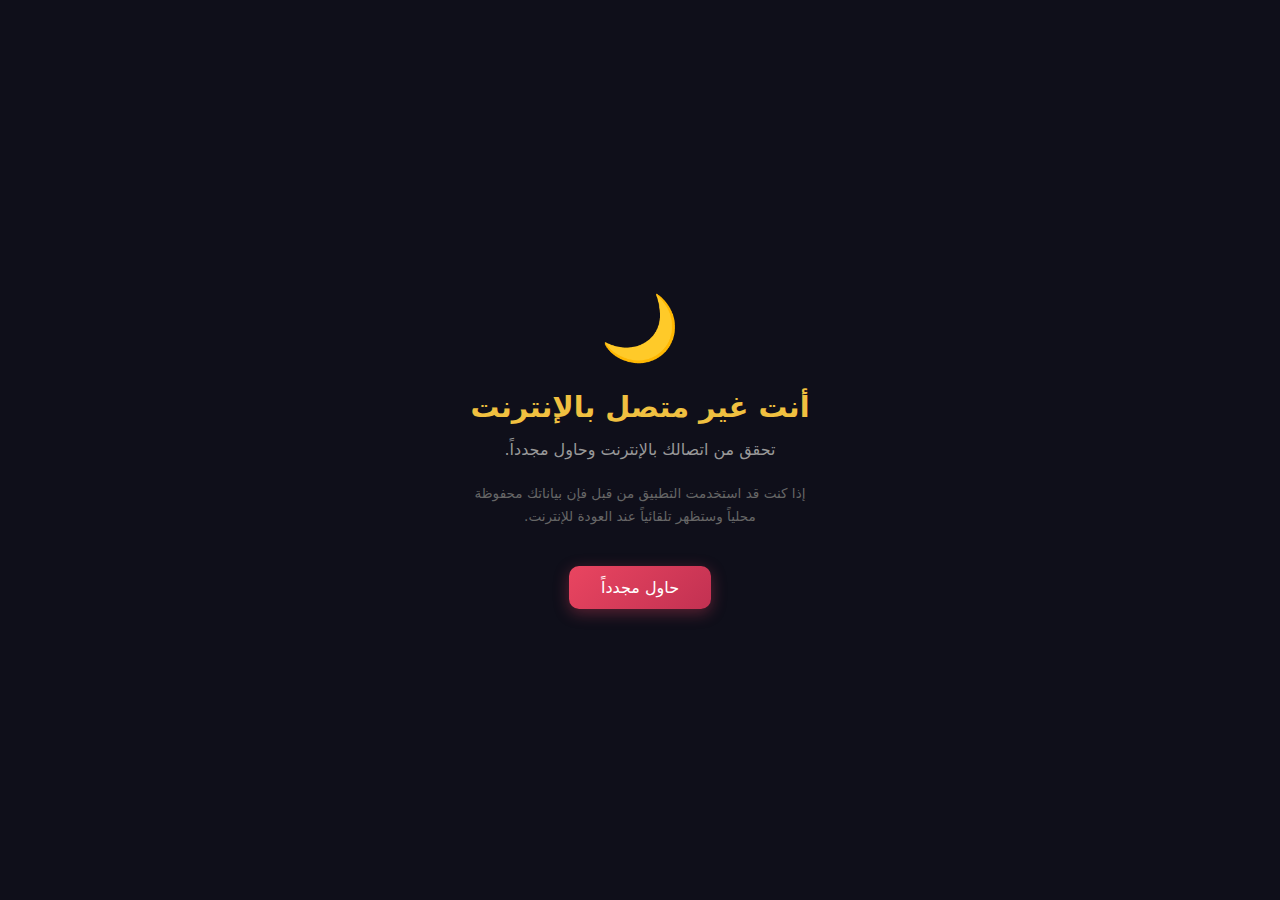
<file: public/offline.html>
<!DOCTYPE html>
<html lang="ar" dir="rtl">
<head>
  <meta charset="utf-8">
  <meta name="viewport" content="width=device-width, initial-scale=1">
  <title>أنوار القرآن — غير متصل</title>
  <style>
    * { margin:0; padding:0; box-sizing:border-box; }
    body {
      font-family: 'Open Sans', system-ui, sans-serif;
      background: #0f0f1a;
      color: #e0e0e0;
      min-height: 100vh;
      display: flex;
      flex-direction: column;
      align-items: center;
      justify-content: center;
      text-align: center;
      padding: 2rem;
    }
    .moon {
      font-size: 4rem;
      margin-bottom: 1.5rem;
      animation: glow 2.5s ease-in-out infinite;
    }
    @keyframes glow {
      0%,100% { opacity:.4; filter:drop-shadow(0 0 4px #f0c04044); }
      50%     { opacity:.9; filter:drop-shadow(0 0 12px #f0c04088); }
    }
    h1 { font-size:1.8rem; color:#f0c040; margin-bottom:.75rem; font-weight:600; }
    p  { color:#999; font-size:1rem; max-width:400px; line-height:1.7; margin-bottom:.4rem; }
    .note { margin-top:.8rem; font-size:.85rem; color:#666; max-width:360px; }
    button {
      margin-top:2rem; padding:.75rem 2rem; border:none; border-radius:10px;
      background:linear-gradient(135deg,#e94560,#c23152); color:#fff;
      font-size:1rem; font-family:inherit; cursor:pointer;
      box-shadow:0 4px 15px rgba(233,69,96,.35);
      transition:transform .15s, box-shadow .15s;
    }
    button:hover { transform:translateY(-2px); box-shadow:0 6px 20px rgba(233,69,96,.5); }
    button:active { transform:translateY(0); }
  </style>
</head>
<body>
  <div class="moon">🌙</div>
  <h1>أنت غير متصل بالإنترنت</h1>
  <p>تحقق من اتصالك بالإنترنت وحاول مجدداً.</p>
  <p class="note">إذا كنت قد استخدمت التطبيق من قبل فإن بياناتك محفوظة محلياً وستظهر تلقائياً عند العودة للإنترنت.</p>
  <button onclick="location.reload()">حاول مجدداً</button>
</body>
</html>
</file>
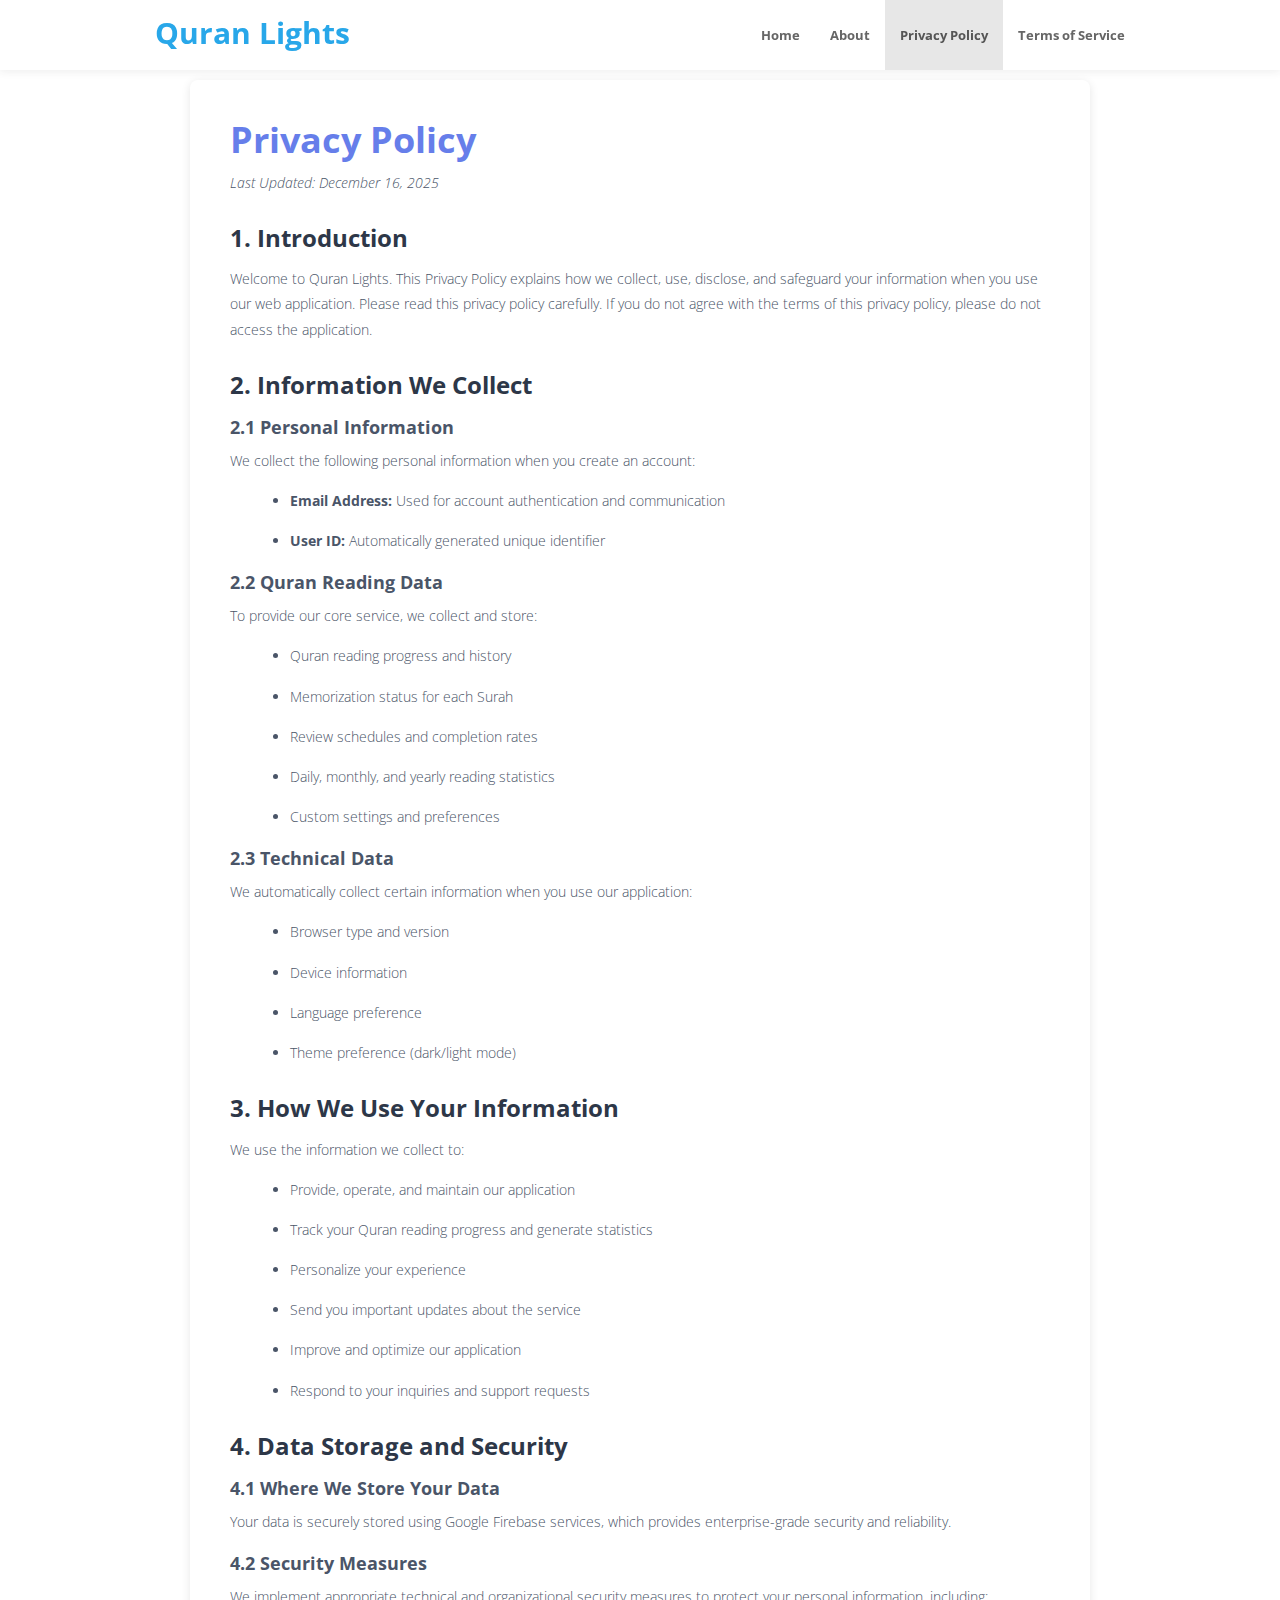
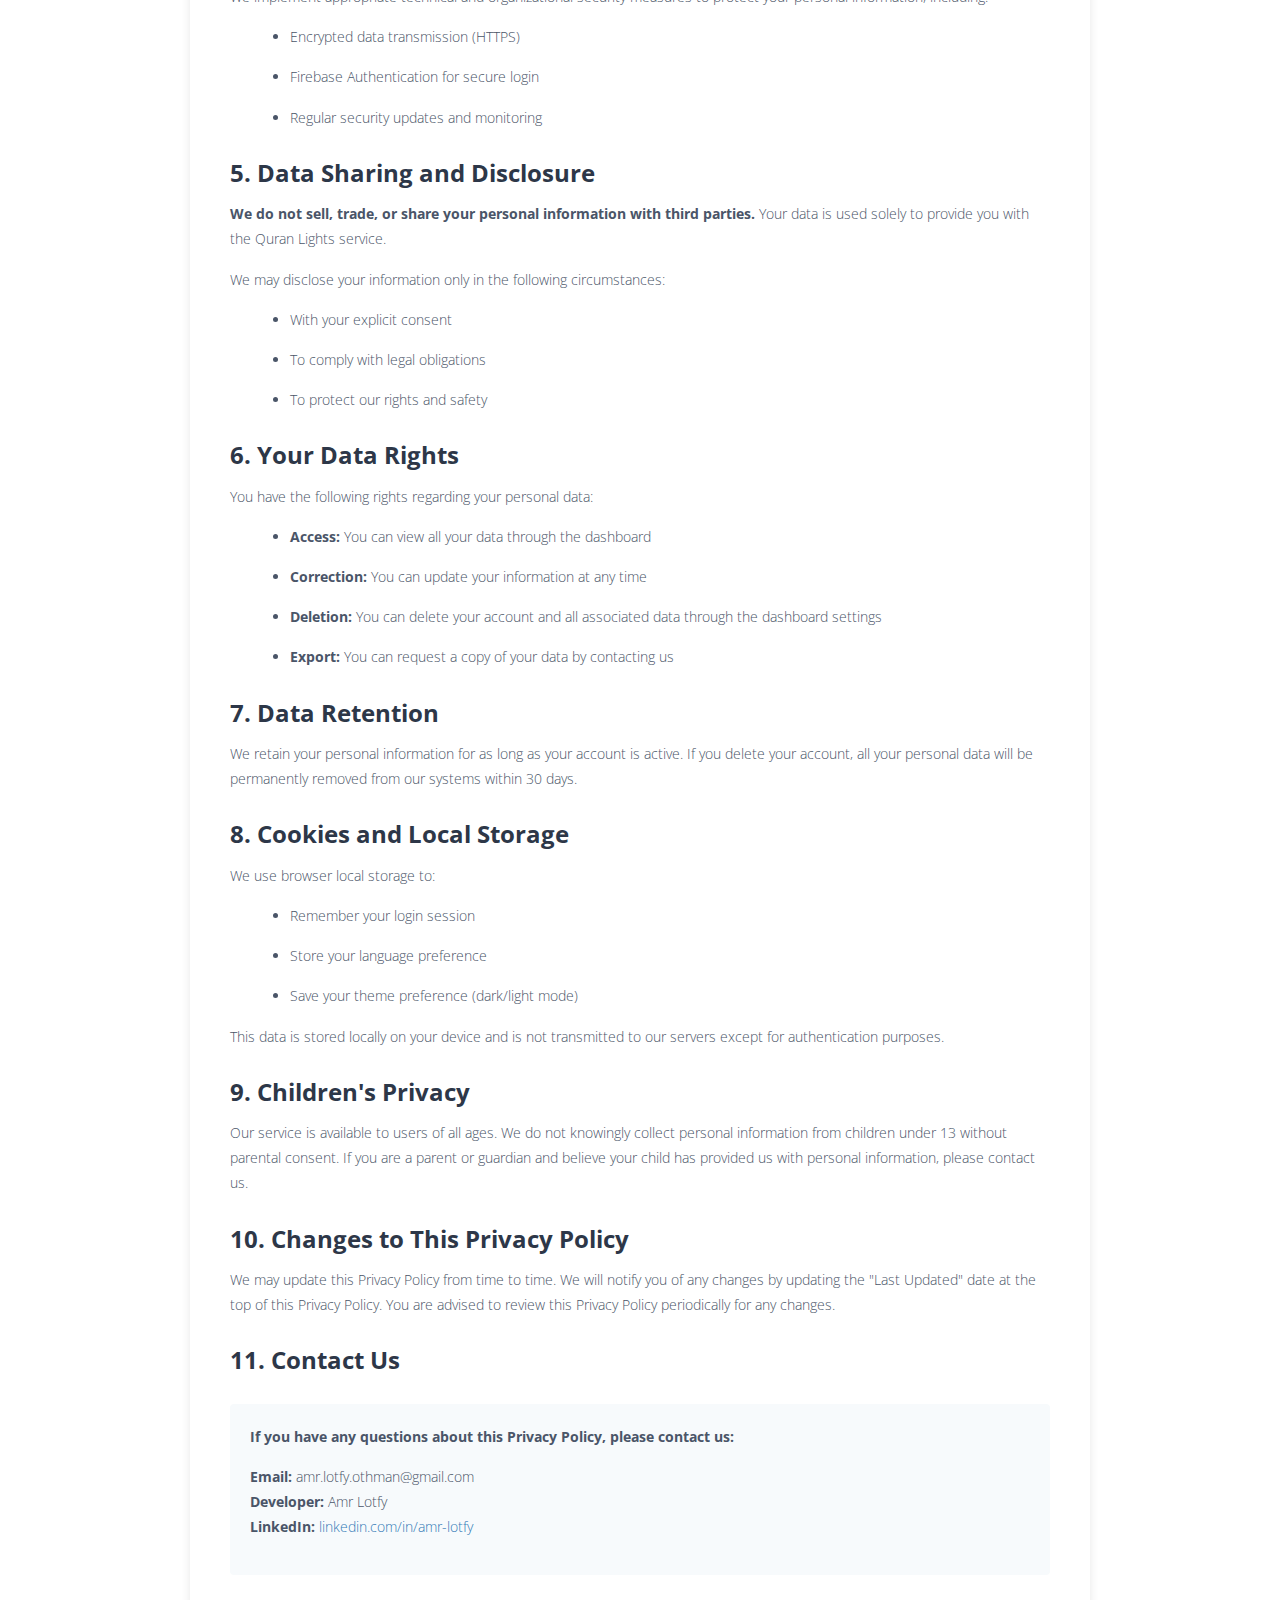
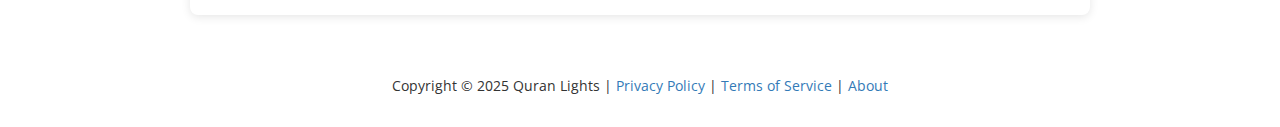
<file: public/privacy-policy.html>
<!DOCTYPE html>
<html lang="en" dir="ltr">

<head>
    <meta charset="utf-8">
    <title>Privacy Policy - Quran Lights</title>
    <meta http-equiv="X-UA-Compatible" content="IE=Edge">
    <meta name="viewport" content="width=device-width, initial-scale=1">
    <meta name="description" content="Privacy Policy for Quran Lights - How we collect, use, and protect your data">

    <!-- animate css -->
    <link rel="stylesheet" href="css/animate.min.css">
    <!-- bootstrap css -->
    <link rel="stylesheet" href="css/bootstrap.min.css">
    <!-- font-awesome -->
    <link rel="stylesheet" href="css/font-awesome.min.css">
    <!-- google font -->
    <link href='http://fonts.googleapis.com/css?family=Open+Sans:400,300,400italic,700,800' rel='stylesheet'
        type='text/css'>
    <!-- custom css -->
    <link rel="stylesheet" href="css/templatemo-style.css">
    <!-- i18n -->
    <script src="js/i18n.js"></script>

    <style>
        .legal-content {
            background: white;
            padding: 40px;
            margin: 80px auto 40px;
            max-width: 900px;
            border-radius: 8px;
            box-shadow: 0 2px 10px rgba(0, 0, 0, 0.1);
        }

        .legal-content h1 {
            color: #667eea;
            margin-bottom: 10px;
        }

        .legal-content h2 {
            color: #2d3748;
            margin-top: 30px;
            margin-bottom: 15px;
            font-size: 24px;
        }

        .legal-content h3 {
            color: #4a5568;
            margin-top: 20px;
            margin-bottom: 10px;
            font-size: 18px;
        }

        .legal-content p,
        .legal-content li {
            color: #4a5568;
            line-height: 1.8;
            margin-bottom: 15px;
        }

        .legal-content ul {
            margin-left: 20px;
        }

        .last-updated {
            color: #718096;
            font-style: italic;
            margin-bottom: 30px;
        }

        .contact-info {
            background: #f7fafc;
            padding: 20px;
            border-radius: 4px;
            margin-top: 30px;
        }
    </style>
</head>

<body>
    <!-- Navigation -->
    <nav class="navbar navbar-default navbar-fixed-top templatemo-nav" role="navigation">
        <div class="container">
            <div class="navbar-header">
                <button class="navbar-toggle" data-toggle="collapse" data-target=".navbar-collapse">
                    <span class="icon icon-bar"></span>
                    <span class="icon icon-bar"></span>
                    <span class="icon icon-bar"></span>
                </button>
                <a href="index.html" class="navbar-brand" data-i18n="nav.brand">Quran Lights</a>
            </div>
            <div class="collapse navbar-collapse">
                <ul class="nav navbar-nav navbar-right">
                    <li><a href="index.html" data-i18n="nav.home">Home</a></li>
                    <li><a href="about.html" data-i18n="legal.about">About</a></li>
                    <li class="active"><a href="privacy-policy.html" data-i18n="legal.privacyPolicy">Privacy Policy</a>
                    </li>
                    <li><a href="terms-of-service.html" data-i18n="legal.termsOfService">Terms of Service</a></li>
                </ul>
            </div>
        </div>
    </nav>

    <!-- Privacy Policy Content -->
    <div class="legal-content">
        <h1>Privacy Policy</h1>
        <p class="last-updated">Last Updated: December 16, 2025</p>

        <h2>1. Introduction</h2>
        <p>Welcome to Quran Lights. This Privacy Policy explains how we collect, use, disclose, and safeguard your
            information when you use our web application. Please read this privacy policy carefully. If you do not agree
            with the terms of this privacy policy, please do not access the application.</p>

        <h2>2. Information We Collect</h2>

        <h3>2.1 Personal Information</h3>
        <p>We collect the following personal information when you create an account:</p>
        <ul>
            <li><strong>Email Address:</strong> Used for account authentication and communication</li>
            <li><strong>User ID:</strong> Automatically generated unique identifier</li>
        </ul>

        <h3>2.2 Quran Reading Data</h3>
        <p>To provide our core service, we collect and store:</p>
        <ul>
            <li>Quran reading progress and history</li>
            <li>Memorization status for each Surah</li>
            <li>Review schedules and completion rates</li>
            <li>Daily, monthly, and yearly reading statistics</li>
            <li>Custom settings and preferences</li>
        </ul>

        <h3>2.3 Technical Data</h3>
        <p>We automatically collect certain information when you use our application:</p>
        <ul>
            <li>Browser type and version</li>
            <li>Device information</li>
            <li>Language preference</li>
            <li>Theme preference (dark/light mode)</li>
        </ul>

        <h2>3. How We Use Your Information</h2>
        <p>We use the information we collect to:</p>
        <ul>
            <li>Provide, operate, and maintain our application</li>
            <li>Track your Quran reading progress and generate statistics</li>
            <li>Personalize your experience</li>
            <li>Send you important updates about the service</li>
            <li>Improve and optimize our application</li>
            <li>Respond to your inquiries and support requests</li>
        </ul>

        <h2>4. Data Storage and Security</h2>

        <h3>4.1 Where We Store Your Data</h3>
        <p>Your data is securely stored using Google Firebase services, which provides enterprise-grade security and
            reliability.</p>

        <h3>4.2 Security Measures</h3>
        <p>We implement appropriate technical and organizational security measures to protect your personal information,
            including:</p>
        <ul>
            <li>Encrypted data transmission (HTTPS)</li>
            <li>Firebase Authentication for secure login</li>
            <li>Regular security updates and monitoring</li>
        </ul>

        <h2>5. Data Sharing and Disclosure</h2>
        <p><strong>We do not sell, trade, or share your personal information with third parties.</strong> Your data is
            used solely to provide you with the Quran Lights service.</p>

        <p>We may disclose your information only in the following circumstances:</p>
        <ul>
            <li>With your explicit consent</li>
            <li>To comply with legal obligations</li>
            <li>To protect our rights and safety</li>
        </ul>

        <h2>6. Your Data Rights</h2>
        <p>You have the following rights regarding your personal data:</p>
        <ul>
            <li><strong>Access:</strong> You can view all your data through the dashboard</li>
            <li><strong>Correction:</strong> You can update your information at any time</li>
            <li><strong>Deletion:</strong> You can delete your account and all associated data through the dashboard
                settings</li>
            <li><strong>Export:</strong> You can request a copy of your data by contacting us</li>
        </ul>

        <h2>7. Data Retention</h2>
        <p>We retain your personal information for as long as your account is active. If you delete your account, all
            your personal data will be permanently removed from our systems within 30 days.</p>

        <h2>8. Cookies and Local Storage</h2>
        <p>We use browser local storage to:</p>
        <ul>
            <li>Remember your login session</li>
            <li>Store your language preference</li>
            <li>Save your theme preference (dark/light mode)</li>
        </ul>
        <p>This data is stored locally on your device and is not transmitted to our servers except for authentication
            purposes.</p>

        <h2>9. Children's Privacy</h2>
        <p>Our service is available to users of all ages. We do not knowingly collect personal information from children
            under 13 without parental consent. If you are a parent or guardian and believe your child has provided us
            with personal information, please contact us.</p>

        <h2>10. Changes to This Privacy Policy</h2>
        <p>We may update this Privacy Policy from time to time. We will notify you of any changes by updating the "Last
            Updated" date at the top of this Privacy Policy. You are advised to review this Privacy Policy periodically
            for any changes.</p>

        <h2>11. Contact Us</h2>
        <div class="contact-info">
            <p><strong>If you have any questions about this Privacy Policy, please contact us:</strong></p>
            <p>
                <strong>Email:</strong> amr.lotfy.othman@gmail.com<br>
                <strong>Developer:</strong> Amr Lotfy<br>
                <strong>LinkedIn:</strong> <a href="https://www.linkedin.com/in/amr-lotfy/"
                    target="_blank">linkedin.com/in/amr-lotfy</a>
            </p>
        </div>
    </div>

    <!-- Footer -->
    <footer>
        <div class="container">
            <div class="row">
                <div class="col-md-12 col-sm-12">
                    <p>Copyright © 2025 Quran Lights |
                        <a href="privacy-policy.html">Privacy Policy</a> |
                        <a href="terms-of-service.html">Terms of Service</a> |
                        <a href="about.html">About</a>
                    </p>
                </div>
            </div>
        </div>
    </footer>

    <!-- Scripts -->
    <script src="js/jquery.js"></script>
    <script src="js/bootstrap.min.js"></script>
</body>

</html>
</file>
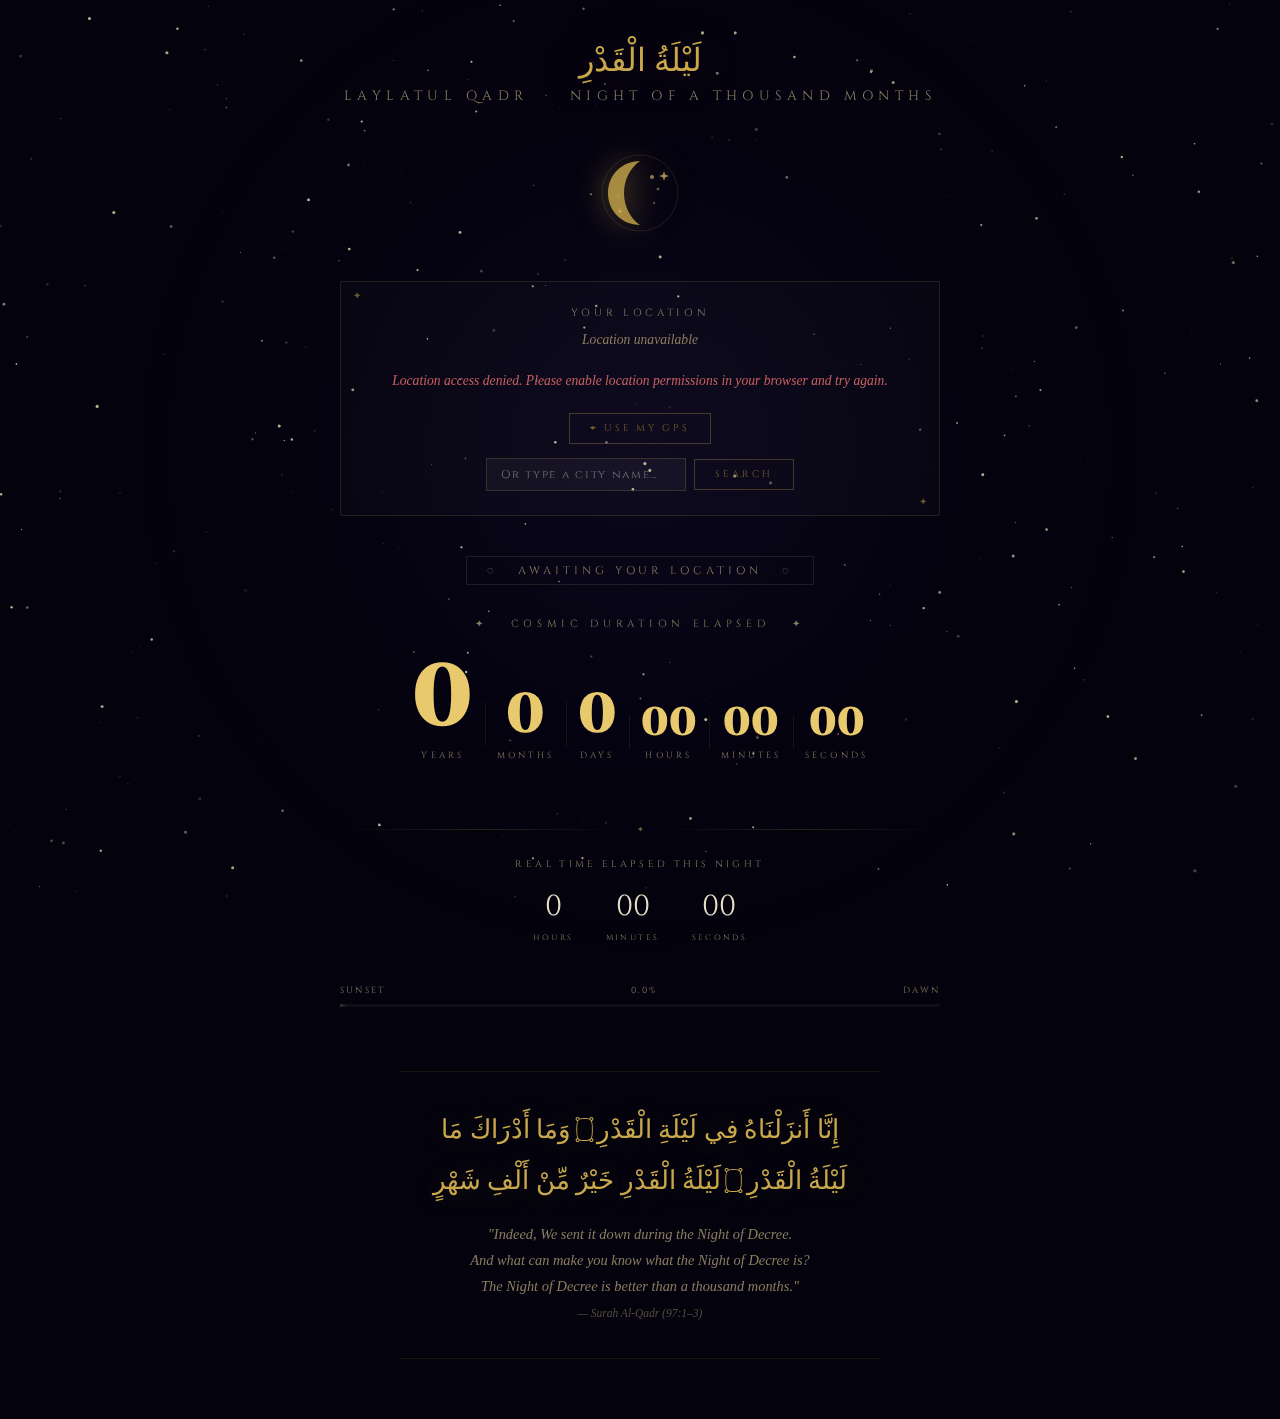
<file: public/qadr.html>
<!DOCTYPE html>
<html lang="en">
<head>
<meta charset="UTF-8">
<meta name="viewport" content="width=device-width, initial-scale=1.0">
<title>Laylatul Qadr — Night of a Thousand Months</title>
<link href="https://fonts.googleapis.com/css2?family=Cinzel:wght@400;600;900&family=Cinzel+Decorative:wght@400;700&family=IM+Fell+English:ital@0;1&display=swap" rel="stylesheet">
<style>
  :root {
    --gold: #c8a84b;
    --gold-light: #e8c96d;
    --gold-dim: #7a6128;
    --deep: #04030d;
    --midnight: #080618;
    --indigo: #0d0b2b;
    --violet: #1a1040;
    --text: #e8dfc8;
    --text-dim: #8a7d60;
    --glow: rgba(200,168,75,0.15);
  }

  * { margin: 0; padding: 0; box-sizing: border-box; }

  body {
    background: var(--deep);
    color: var(--text);
    font-family: 'IM Fell English', serif;
    min-height: 100vh;
    overflow-x: hidden;
    position: relative;
  }

  /* Starfield */
  #stars-canvas {
    position: fixed;
    inset: 0;
    z-index: 0;
    pointer-events: none;
  }

  /* Radial nebula glow */
  body::before {
    content: '';
    position: fixed;
    top: 50%;
    left: 50%;
    transform: translate(-50%, -50%);
    width: 80vw;
    height: 80vw;
    background: radial-gradient(ellipse, rgba(100,60,200,0.08) 0%, rgba(30,10,80,0.05) 40%, transparent 70%);
    pointer-events: none;
    z-index: 0;
  }

  .container {
    position: relative;
    z-index: 1;
    min-height: 100vh;
    display: flex;
    flex-direction: column;
    align-items: center;
    padding: 40px 20px 60px;
  }

  /* Header */
  .arabic-title {
    font-family: 'Cinzel Decorative', serif;
    font-size: clamp(1.2rem, 4vw, 2rem);
    color: var(--gold);
    letter-spacing: 0.15em;
    text-align: center;
    margin-bottom: 4px;
    text-shadow: 0 0 40px rgba(200,168,75,0.5), 0 0 80px rgba(200,168,75,0.2);
    animation: pulse-glow 4s ease-in-out infinite;
  }

  @keyframes pulse-glow {
    0%, 100% { text-shadow: 0 0 40px rgba(200,168,75,0.5), 0 0 80px rgba(200,168,75,0.2); }
    50% { text-shadow: 0 0 60px rgba(200,168,75,0.8), 0 0 120px rgba(200,168,75,0.35); }
  }

  .subtitle {
    font-family: 'Cinzel', serif;
    font-size: clamp(0.65rem, 1.8vw, 0.85rem);
    color: var(--text-dim);
    letter-spacing: 0.4em;
    text-transform: uppercase;
    text-align: center;
    margin-bottom: 48px;
  }

  /* Moon ornament */
  .moon-ornament {
    width: 80px;
    height: 80px;
    margin: 0 auto 48px;
    position: relative;
  }
  .moon-ornament svg {
    width: 100%;
    height: 100%;
    filter: drop-shadow(0 0 16px rgba(200,168,75,0.6));
    animation: moon-float 6s ease-in-out infinite;
  }
  @keyframes moon-float {
    0%, 100% { transform: translateY(0px); }
    50% { transform: translateY(-8px); }
  }

  /* Location Panel */
  .location-panel {
    background: rgba(255,255,255,0.02);
    border: 1px solid rgba(200,168,75,0.15);
    border-radius: 2px;
    padding: 24px 32px;
    margin-bottom: 40px;
    width: 100%;
    max-width: 600px;
    text-align: center;
    position: relative;
  }
  .location-panel::before, .location-panel::after {
    content: '✦';
    position: absolute;
    color: var(--gold);
    font-size: 10px;
    opacity: 0.5;
  }
  .location-panel::before { top: 8px; left: 12px; }
  .location-panel::after { bottom: 8px; right: 12px; }

  .location-label {
    font-family: 'Cinzel', serif;
    font-size: 0.65rem;
    letter-spacing: 0.35em;
    color: var(--text-dim);
    text-transform: uppercase;
    margin-bottom: 8px;
  }

  .location-name {
    font-size: 1.1rem;
    color: var(--gold-light);
    margin-bottom: 16px;
  }

  .sun-times {
    display: flex;
    justify-content: center;
    gap: 48px;
    margin-bottom: 16px;
  }

  .sun-time-item {
    text-align: center;
  }

  .sun-time-label {
    font-family: 'Cinzel', serif;
    font-size: 0.6rem;
    letter-spacing: 0.3em;
    color: var(--text-dim);
    text-transform: uppercase;
    margin-bottom: 4px;
  }

  .sun-time-value {
    font-size: 1.3rem;
    color: var(--gold);
  }

  .night-length {
    font-family: 'Cinzel', serif;
    font-size: 0.7rem;
    letter-spacing: 0.2em;
    color: var(--text-dim);
  }

  .night-length span {
    color: var(--text);
  }

  .location-btn {
    background: none;
    border: 1px solid rgba(200,168,75,0.3);
    color: var(--gold-dim);
    font-family: 'Cinzel', serif;
    font-size: 0.6rem;
    letter-spacing: 0.3em;
    text-transform: uppercase;
    padding: 8px 20px;
    cursor: pointer;
    margin-top: 16px;
    transition: all 0.3s;
  }
  .location-btn:hover {
    border-color: var(--gold);
    color: var(--gold);
    background: rgba(200,168,75,0.05);
  }

  /* Status message */
  .status-msg {
    font-size: 0.85rem;
    color: var(--text-dim);
    font-style: italic;
    text-align: center;
  }

  /* Night Phase Indicator */
  .phase-indicator {
    font-family: 'Cinzel', serif;
    font-size: 0.7rem;
    letter-spacing: 0.35em;
    text-transform: uppercase;
    padding: 6px 20px;
    border: 1px solid;
    margin-bottom: 32px;
    transition: all 1s;
  }
  .phase-night {
    color: var(--gold);
    border-color: rgba(200,168,75,0.4);
    background: rgba(200,168,75,0.06);
    text-shadow: 0 0 20px rgba(200,168,75,0.5);
  }
  .phase-day {
    color: var(--text-dim);
    border-color: rgba(138,125,96,0.2);
    background: transparent;
  }

  /* Main Timer Display */
  .timer-display {
    width: 100%;
    max-width: 800px;
    margin-bottom: 48px;
    text-align: center;
  }

  .timer-cosmic-label {
    font-family: 'Cinzel', serif;
    font-size: 0.65rem;
    letter-spacing: 0.45em;
    color: var(--text-dim);
    text-transform: uppercase;
    margin-bottom: 24px;
  }

  .timer-row {
    display: flex;
    justify-content: center;
    align-items: flex-end;
    gap: 0;
    flex-wrap: wrap;
    margin-bottom: 16px;
  }

  .time-unit {
    text-align: center;
    padding: 0 12px;
    position: relative;
  }

  .time-unit + .time-unit::before {
    content: '';
    position: absolute;
    left: 0;
    top: 20%;
    height: 60%;
    width: 1px;
    background: rgba(200,168,75,0.1);
  }

  .time-value {
    font-family: 'Cinzel', serif;
    font-weight: 900;
    line-height: 1;
    color: var(--gold-light);
    display: block;
    transition: all 0.3s;
  }

  .time-value.large { font-size: clamp(3rem, 8vw, 5.5rem); }
  .time-value.medium { font-size: clamp(2rem, 5vw, 3.5rem); }
  .time-value.small { font-size: clamp(1.5rem, 3.5vw, 2.5rem); }

  .time-label {
    font-family: 'Cinzel', serif;
    font-size: 0.55rem;
    letter-spacing: 0.35em;
    color: var(--text-dim);
    text-transform: uppercase;
    display: block;
    margin-top: 6px;
  }

  /* Real time elapsed */
  .real-time-section {
    width: 100%;
    max-width: 600px;
    margin-bottom: 40px;
  }

  .divider {
    display: flex;
    align-items: center;
    gap: 16px;
    margin-bottom: 24px;
  }
  .divider-line {
    flex: 1;
    height: 1px;
    background: linear-gradient(90deg, transparent, rgba(200,168,75,0.2), transparent);
  }
  .divider-gem {
    color: var(--gold);
    font-size: 8px;
    opacity: 0.6;
  }

  .real-time-label {
    font-family: 'Cinzel', serif;
    font-size: 0.6rem;
    letter-spacing: 0.35em;
    color: var(--text-dim);
    text-transform: uppercase;
    text-align: center;
    margin-bottom: 16px;
  }

  .real-time-display {
    display: flex;
    justify-content: center;
    gap: 32px;
    flex-wrap: wrap;
  }

  .real-unit {
    text-align: center;
  }

  .real-value {
    font-family: 'Cinzel', serif;
    font-size: clamp(1.2rem, 3vw, 1.8rem);
    color: var(--text);
    display: block;
  }

  .real-label {
    font-family: 'Cinzel', serif;
    font-size: 0.5rem;
    letter-spacing: 0.3em;
    color: var(--text-dim);
    text-transform: uppercase;
  }

  /* Progress bar */
  .progress-section {
    width: 100%;
    max-width: 600px;
    margin-bottom: 48px;
  }

  .progress-label {
    display: flex;
    justify-content: space-between;
    font-family: 'Cinzel', serif;
    font-size: 0.55rem;
    letter-spacing: 0.25em;
    color: var(--text-dim);
    text-transform: uppercase;
    margin-bottom: 8px;
  }

  .progress-bar-outer {
    width: 100%;
    height: 3px;
    background: rgba(255,255,255,0.05);
    position: relative;
    overflow: hidden;
  }

  .progress-bar-inner {
    height: 100%;
    background: linear-gradient(90deg, var(--gold-dim), var(--gold-light));
    transition: width 1s linear;
    position: relative;
  }

  .progress-bar-inner::after {
    content: '';
    position: absolute;
    right: 0;
    top: -2px;
    width: 6px;
    height: 6px;
    background: var(--gold-light);
    border-radius: 50%;
    box-shadow: 0 0 8px var(--gold-light);
  }

  /* Multiplier info */
  .multiplier-badge {
    font-family: 'Cinzel', serif;
    font-size: 0.65rem;
    letter-spacing: 0.2em;
    color: var(--text-dim);
    text-align: center;
    margin-bottom: 12px;
  }
  .multiplier-badge span {
    color: var(--gold);
    font-size: 0.85rem;
  }

  /* Verse */
  .verse-block {
    max-width: 480px;
    text-align: center;
    padding: 32px 24px;
    border-top: 1px solid rgba(200,168,75,0.1);
    border-bottom: 1px solid rgba(200,168,75,0.1);
    margin-top: 16px;
  }

  .verse-arabic {
    font-size: 1.6rem;
    color: var(--gold);
    margin-bottom: 16px;
    line-height: 2;
    text-shadow: 0 0 30px rgba(200,168,75,0.3);
    direction: rtl;
  }

  .verse-translation {
    font-size: 0.9rem;
    color: var(--text-dim);
    font-style: italic;
    line-height: 1.8;
  }

  /* Error/loading states */
  .error-msg {
    color: #c86060;
    font-size: 0.85rem;
    font-style: italic;
    text-align: center;
    padding: 8px;
  }

  .loading-dots::after {
    content: '';
    animation: dots 1.5s infinite;
  }
  @keyframes dots {
    0% { content: '.'; }
    33% { content: '..'; }
    66% { content: '...'; }
  }

  /* Responsive */
  @media (max-width: 480px) {
    .sun-times { gap: 28px; }
    .time-unit { padding: 0 8px; }
  }
</style>
</head>
<body>

<canvas id="stars-canvas"></canvas>

<div class="container">

  <div class="arabic-title" data-i18n="qadr.title">لَيْلَةُ الْقَدْرِ</div>
  <div class="subtitle" data-i18n="qadr.subtitle">Laylatul Qadr &nbsp;·&nbsp; Night of a Thousand Months</div>

  <div class="moon-ornament">
    <svg viewBox="0 0 80 80" fill="none" xmlns="http://www.w3.org/2000/svg">
      <circle cx="40" cy="40" r="38" stroke="#c8a84b" stroke-width="0.5" opacity="0.3"/>
      <path d="M40 8 C22 8 8 22 8 40 C8 58 22 72 40 72 C30 65 24 53 24 40 C24 27 30 15 40 8Z" fill="#c8a84b" opacity="0.8"/>
      <circle cx="52" cy="24" r="2" fill="#e8c96d" opacity="0.6"/>
      <circle cx="58" cy="36" r="1.5" fill="#e8c96d" opacity="0.4"/>
      <circle cx="54" cy="50" r="1" fill="#e8c96d" opacity="0.5"/>
      <!-- star sparkles -->
      <path d="M64 18 L65.2 21.8 L69 23 L65.2 24.2 L64 28 L62.8 24.2 L59 23 L62.8 21.8Z" fill="#e8c96d" opacity="0.7"/>
      <path d="M20 55 L20.8 57.5 L23 58.3 L20.8 59.1 L20 61.6 L19.2 59.1 L17 58.3 L19.2 57.5Z" fill="#e8c96d" opacity="0.5"/>
    </svg>
  </div>

  <!-- Location Panel -->
  <div class="location-panel" id="locationPanel">
    <div class="location-label">Your Location</div>
    <div class="location-name" id="locationName">
      <span class="status-msg loading-dots">Seeking your place beneath the heavens</span>
    </div>
    <div class="sun-times" id="sunTimesRow" style="display:none">
      <div class="sun-time-item">
        <div class="sun-time-label" data-i18n="qadr.sunsetLabel">Sunset</div>
        <div class="sun-time-value" id="sunsetTime">—</div>
      </div>
      <div class="sun-time-item">
        <div class="sun-time-label" data-i18n="qadr.dawnLabel">Dawn (Fajr)</div>
        <div class="sun-time-value" id="dawnTime">—</div>
      </div>
    </div>
    <div class="night-length" id="nightLengthDisplay" style="display:none">
      Night Length: <span id="nightLengthVal">—</span>
    </div>
    <div id="locationError" class="error-msg" style="display:none"></div>
    <button class="location-btn" onclick="requestLocation()">⌖ Use My GPS</button>

    <!-- Manual search -->
    <div style="margin-top:14px; display:flex; gap:8px; justify-content:center; align-items:center; flex-wrap:wrap;">
      <input id="cityInput" type="text" placeholder="Or type a city name…"
        style="background:rgba(255,255,255,0.04); border:1px solid rgba(200,168,75,0.2);
               color:var(--text); font-family:'Cinzel',serif; font-size:0.7rem;
               letter-spacing:0.15em; padding:8px 14px; outline:none; width:200px;
               transition:border-color 0.3s;"
        onkeydown="if(event.key==='Enter') searchCity()"
        onfocus="this.style.borderColor='rgba(200,168,75,0.5)'"
        onblur="this.style.borderColor='rgba(200,168,75,0.2)'"
      />
      <button class="location-btn" style="margin-top:0" onclick="searchCity()">Search</button>
    </div>
  </div>

  <div class="phase-indicator phase-day" id="phaseIndicator" data-i18n="qadr.phaseAwaiting">
    ☽ &nbsp; Awaiting the Night &nbsp; ☽
  </div>

  <!-- Multiplier -->
  <div class="multiplier-badge" id="multiplierBadge" style="display:none" data-i18n="qadr.multiplierText">
    Each real second = <span id="multiplierVal">—</span> of cosmic time
  </div>

  <!-- Main Cosmic Timer -->
  <div class="timer-display">
    <div class="timer-cosmic-label" data-i18n="qadr.cosmicLabel">✦ &nbsp; Cosmic Duration Elapsed &nbsp; ✦</div>
    <div class="timer-row" id="cosmicTimer">
      <div class="time-unit">
        <span class="time-value large" id="tYears">0</span>
        <span class="time-label" data-i18n="qadr.years">Years</span>
      </div>
      <div class="time-unit">
        <span class="time-value medium" id="tMonths">0</span>
        <span class="time-label" data-i18n="qadr.months">Months</span>
      </div>
      <div class="time-unit">
        <span class="time-value medium" id="tDays">0</span>
        <span class="time-label" data-i18n="qadr.days">Days</span>
      </div>
      <div class="time-unit">
        <span class="time-value small" id="tHours">0</span>
        <span class="time-label" data-i18n="qadr.hours">Hours</span>
      </div>
      <div class="time-unit">
        <span class="time-value small" id="tMinutes">00</span>
        <span class="time-label" data-i18n="qadr.minutes">Minutes</span>
      </div>
      <div class="time-unit">
        <span class="time-value small" id="tSeconds">00</span>
        <span class="time-label" data-i18n="qadr.seconds">Seconds</span>
      </div>
    </div>
  </div>

  <!-- Real Time -->
  <div class="real-time-section">
    <div class="divider">
      <div class="divider-line"></div>
      <div class="divider-gem">✦</div>
      <div class="divider-line"></div>
    </div>
    <div class="real-time-label">Real Time Elapsed This Night</div>
    <div class="real-time-display" id="realTimeRow">
      <div class="real-unit">
        <span class="real-value" id="rHours">0</span>
        <span class="real-label">Hours</span>
      </div>
      <div class="real-unit">
        <span class="real-value" id="rMinutes">00</span>
        <span class="real-label">Minutes</span>
      </div>
      <div class="real-unit">
        <span class="real-value" id="rSeconds">00</span>
        <span class="real-label">Seconds</span>
      </div>
    </div>
  </div>

  <!-- Progress Bar -->
  <div class="progress-section">
    <div class="progress-label">
      <span>Sunset</span>
      <span id="progressPct">0%</span>
      <span>Dawn</span>
    </div>
    <div class="progress-bar-outer">
      <div class="progress-bar-inner" id="progressBar" style="width:0%"></div>
    </div>
  </div>

  <!-- Quranic Verse -->
  <div class="verse-block">
    <div class="verse-arabic">إِنَّا أَنزَلْنَاهُ فِي لَيْلَةِ الْقَدْرِ ۝ وَمَا أَدْرَاكَ مَا لَيْلَةُ الْقَدْرِ ۝ لَيْلَةُ الْقَدْرِ خَيْرٌ مِّنْ أَلْفِ شَهْرٍ</div>
    <div class="verse-translation">
      "Indeed, We sent it down during the Night of Decree.<br>
      And what can make you know what the Night of Decree is?<br>
      The Night of Decree is better than a thousand months."<br>
      <em style="opacity:0.6; font-size:0.8em;">— Surah Al-Qadr (97:1–3)</em>
    </div>
  </div>

</div>

<script>
// ─── Stars ───────────────────────────────────────────────────────────────────
const canvas = document.getElementById('stars-canvas');
const ctx = canvas.getContext('2d');
let stars = [];

function initStars() {
  canvas.width = window.innerWidth;
  canvas.height = window.innerHeight;
  stars = [];
  const count = Math.floor((canvas.width * canvas.height) / 3500);
  for (let i = 0; i < count; i++) {
    stars.push({
      x: Math.random() * canvas.width,
      y: Math.random() * canvas.height,
      r: Math.random() * 1.4 + 0.2,
      alpha: Math.random(),
      speed: Math.random() * 0.015 + 0.003,
      phase: Math.random() * Math.PI * 2
    });
  }
}

function drawStars(ts) {
  ctx.clearRect(0, 0, canvas.width, canvas.height);
  stars.forEach(s => {
    s.phase += s.speed;
    const a = (Math.sin(s.phase) + 1) / 2 * 0.7 + 0.1;
    ctx.beginPath();
    ctx.arc(s.x, s.y, s.r, 0, Math.PI * 2);
    ctx.fillStyle = `rgba(230, 220, 180, ${a})`;
    ctx.fill();
  });
  requestAnimationFrame(drawStars);
}

initStars();
requestAnimationFrame(drawStars);
window.addEventListener('resize', initStars);


// ─── Sun Times via Open-Meteo + Sunrise-Sunset ───────────────────────────────
let sunsetMs = null;    // Unix ms — tonight's sunset
let dawnMs = null;      // Unix ms — tomorrow's dawn
let nightLengthSec = null;
let multiplier = null;  // real seconds per 1 real second → mapped cosmic seconds
let locationName = null;

// 1000 months in seconds
const THOUSAND_MONTHS_SEC = 1000 * 30.4375 * 24 * 3600; // ~2,629,800,000 s

async function getSunTimes(lat, lon) {
  // Fetch today's sunset and tomorrow's dawn
  const today = formatDate(new Date());
  const tomorrow = formatDate(new Date(Date.now() + 86400000));

  const url = `https://api.sunrise-sunset.org/json?lat=${lat}&lng=${lon}&date=${today}&formatted=0`;
  const url2 = `https://api.sunrise-sunset.org/json?lat=${lat}&lng=${lon}&date=${tomorrow}&formatted=0`;

  const [r1, r2] = await Promise.all([fetch(url), fetch(url2)]);
  const [d1, d2] = await Promise.all([r1.json(), r2.json()]);

  // API returns UTC times
  const sunsetUTC = new Date(d1.results.sunset).getTime();
  // Use astronomical twilight end for last light, but civil dawn for prayer
  const dawnUTC = new Date(d2.results.astronomical_twilight_begin).getTime();
  // Fallback: use civil_twilight_begin if astronomical missing
  const dawnFallback = new Date(d2.results.civil_twilight_begin).getTime();

  return {
    sunset: sunsetUTC,
    dawn: isNaN(dawnUTC) ? dawnFallback : dawnUTC
  };
}

function formatDate(d) {
  return `${d.getFullYear()}-${String(d.getMonth()+1).padStart(2,'0')}-${String(d.getDate()).padStart(2,'0')}`;
}

async function reverseGeocode(lat, lon) {
  try {
    const r = await fetch(`https://nominatim.openstreetmap.org/reverse?lat=${lat}&lon=${lon}&format=json`);
    const d = await r.json();
    const city = d.address.city || d.address.town || d.address.village || d.address.county || '';
    const country = d.address.country || '';
    return city ? `${city}, ${country}` : country || `${lat.toFixed(2)}°, ${lon.toFixed(2)}°`;
  } catch {
    return `${lat.toFixed(3)}°N, ${lon.toFixed(3)}°E`;
  }
}

async function searchCity() {
  const query = document.getElementById('cityInput').value.trim();
  if (!query) return;
  document.getElementById('locationName').innerHTML = '<span class="status-msg loading-dots">Searching</span>';
  document.getElementById('sunTimesRow').style.display = 'none';
  document.getElementById('nightLengthDisplay').style.display = 'none';
  document.getElementById('locationError').style.display = 'none';
  document.getElementById('multiplierBadge').style.display = 'none';
  try {
    const r = await fetch(`https://nominatim.openstreetmap.org/search?q=${encodeURIComponent(query)}&format=json&limit=1`);
    const d = await r.json();
    if (!d.length) { showError(`Could not find "${query}". Try a different city name.`); return; }
    const lat = parseFloat(d[0].lat);
    const lon = parseFloat(d[0].lon);
    const name = d[0].display_name.split(',').slice(0,2).join(',').trim();
    await loadSunTimesForCoords(lat, lon, name);
  } catch(e) {
    showError('Search failed. Please check your internet connection.');
  }
}

async function loadSunTimesForCoords(lat, lon, name) {
  try {
    const times = await getSunTimes(lat, lon);
    sunsetMs = times.sunset;
    dawnMs = times.dawn;
    nightLengthSec = (dawnMs - sunsetMs) / 1000;
    multiplier = THOUSAND_MONTHS_SEC / nightLengthSec;
    locationName = name;
    document.getElementById('locationName').textContent = name;
    document.getElementById('sunsetTime').textContent = formatTime(new Date(sunsetMs));
    document.getElementById('dawnTime').textContent = formatTime(new Date(dawnMs));
    document.getElementById('sunTimesRow').style.display = 'flex';
    const h = Math.floor(nightLengthSec / 3600);
    const m = Math.floor((nightLengthSec % 3600) / 60);
    document.getElementById('nightLengthVal').textContent = `${h}h ${m}m`;
    document.getElementById('nightLengthDisplay').style.display = 'block';
    document.getElementById('multiplierVal').textContent = formatMultiplier(multiplier);
    document.getElementById('multiplierBadge').style.display = 'block';
    tick();
  } catch(e) {
    showError('Could not retrieve sun times. Please check your connection.');
  }
}

async function requestLocation() {
  document.getElementById('locationName').innerHTML = '<span class="status-msg loading-dots">Seeking your place beneath the heavens</span>';
  document.getElementById('sunTimesRow').style.display = 'none';
  document.getElementById('nightLengthDisplay').style.display = 'none';
  document.getElementById('locationError').style.display = 'none';
  document.getElementById('multiplierBadge').style.display = 'none';

  if (!navigator.geolocation) {
    showError('Geolocation is not supported by your browser. Please use a modern browser.');
    return;
  }

  // Check permission state
  if ('permissions' in navigator) {
    const permissionStatus = await navigator.permissions.query({name: 'geolocation'});
    if (permissionStatus.state === 'denied') {
      showError('Location access denied. Please enable location permissions in your browser settings and refresh the page.');
      return;
    }
  }

  // Request location
  navigator.geolocation.getCurrentPosition(
    async (pos) => {
      const lat = pos.coords.latitude;
      const lon = pos.coords.longitude;
      try {
        const [times, name] = await Promise.all([
          getSunTimes(lat, lon),
          reverseGeocode(lat, lon)
        ]);

        sunsetMs = times.sunset;
        dawnMs = times.dawn;
        nightLengthSec = (dawnMs - sunsetMs) / 1000;
        multiplier = THOUSAND_MONTHS_SEC / nightLengthSec;
        locationName = name;

        document.getElementById('locationName').textContent = name;
        document.getElementById('sunsetTime').textContent = formatTime(new Date(sunsetMs));
        document.getElementById('dawnTime').textContent = formatTime(new Date(dawnMs));
        document.getElementById('sunTimesRow').style.display = 'flex';

        const h = Math.floor(nightLengthSec / 3600);
        const m = Math.floor((nightLengthSec % 3600) / 60);
        document.getElementById('nightLengthVal').textContent = `${h}h ${m}m`;
        document.getElementById('nightLengthDisplay').style.display = 'block';

        // Show multiplier
        const cosmicPerReal = multiplier; // cosmic seconds per real second
        const cosmicMin = cosmicPerReal / 60;
        const cosmicHr = cosmicMin / 60;
        document.getElementById('multiplierVal').textContent = formatMultiplier(cosmicPerReal);
        document.getElementById('multiplierBadge').style.display = 'block';

      } catch(e) {
        showError('Could not retrieve sun times. Please check your connection.');
        console.error(e);
      }
    },
    (err) => {
      if (err.code === 1) {
        showError('Location access denied. Please enable location permissions in your browser and try again.');
      } else {
        showError('Unable to retrieve your location. Please check your settings.');
      }
    },
    { timeout: 10000 }
  );
}

function formatMultiplier(sec) {
  if (sec >= 3600) return `${(sec/3600).toFixed(1)} hours`;
  if (sec >= 60) return `${(sec/60).toFixed(1)} minutes`;
  return `${sec.toFixed(2)} seconds`;
}

function showError(msg) {
  document.getElementById('locationName').innerHTML = '<span class="status-msg">Location unavailable</span>';
  document.getElementById('locationError').textContent = msg;
  document.getElementById('locationError').style.display = 'block';
}

function formatTime(date) {
  return date.toLocaleTimeString([], { hour: '2-digit', minute: '2-digit' });
}


// ─── Timer Loop ───────────────────────────────────────────────────────────────
function pad(n, len=2) { return String(Math.floor(n)).padStart(len, '0'); }

function decomposeCosmic(totalSeconds) {
  // Use precise month lengths: 1 month = 30.4375 days (365.25/12)
  const SECS_PER_MINUTE = 60;
  const SECS_PER_HOUR   = 3600;
  const SECS_PER_DAY    = 86400;
  const SECS_PER_MONTH  = 30.4375 * SECS_PER_DAY;
  const SECS_PER_YEAR   = 365.25 * SECS_PER_DAY;

  let rem = totalSeconds;
  const years   = Math.floor(rem / SECS_PER_YEAR);   rem -= years   * SECS_PER_YEAR;
  const months  = Math.floor(rem / SECS_PER_MONTH);  rem -= months  * SECS_PER_MONTH;
  const days    = Math.floor(rem / SECS_PER_DAY);    rem -= days    * SECS_PER_DAY;
  const hours   = Math.floor(rem / SECS_PER_HOUR);   rem -= hours   * SECS_PER_HOUR;
  const minutes = Math.floor(rem / SECS_PER_MINUTE); rem -= minutes * SECS_PER_MINUTE;
  const seconds = Math.floor(rem);

  return { years, months, days, hours, minutes, seconds };
}

function tick() {
  const now = Date.now();

  if (!sunsetMs || !dawnMs || !multiplier) {
    // No data yet
    setCosmicDisplay(0);
    setRealDisplay(0);
    setProgress(0);
    document.getElementById('phaseIndicator').className = 'phase-indicator phase-day';
    document.getElementById('phaseIndicator').innerHTML = '◌ &nbsp; Awaiting Your Location &nbsp; ◌';
    return;
  }

  const isNight = now >= sunsetMs && now < dawnMs;

  if (isNight) {
    const realElapsedSec = (now - sunsetMs) / 1000;
    const cosmicSec = realElapsedSec * multiplier;
    const progress = realElapsedSec / nightLengthSec;

    document.getElementById('phaseIndicator').className = 'phase-indicator phase-night';
    document.getElementById('phaseIndicator').innerHTML = '☽ &nbsp; The Sacred Night is Unfolding &nbsp; ☽';

    setCosmicDisplay(cosmicSec);
    setRealDisplay(realElapsedSec);
    setProgress(Math.min(progress, 1));

  } else if (now < sunsetMs) {
    // Before sunset
    const until = (sunsetMs - now) / 1000;
    document.getElementById('phaseIndicator').className = 'phase-indicator phase-day';
    const h = Math.floor(until/3600), m = Math.floor((until%3600)/60);
    document.getElementById('phaseIndicator').innerHTML = `◌ &nbsp; Night begins in ${h}h ${m}m &nbsp; ◌`;
    setCosmicDisplay(0);
    setRealDisplay(0);
    setProgress(0);

  } else {
    // After dawn — night is complete
    document.getElementById('phaseIndicator').className = 'phase-indicator phase-day';
    document.getElementById('phaseIndicator').innerHTML = '✦ &nbsp; The Night Has Passed &nbsp; ✦';
    setCosmicDisplay(THOUSAND_MONTHS_SEC);
    setRealDisplay(nightLengthSec);
    setProgress(1);
  }
}

function setCosmicDisplay(totalSec) {
  const d = decomposeCosmic(totalSec);
  document.getElementById('tYears').textContent   = d.years.toLocaleString();
  document.getElementById('tMonths').textContent  = d.months;
  document.getElementById('tDays').textContent    = d.days;
  document.getElementById('tHours').textContent   = pad(d.hours);
  document.getElementById('tMinutes').textContent = pad(d.minutes);
  document.getElementById('tSeconds').textContent = pad(d.seconds);
}

function setRealDisplay(totalSec) {
  const h = Math.floor(totalSec / 3600);
  const m = Math.floor((totalSec % 3600) / 60);
  const s = Math.floor(totalSec % 60);
  document.getElementById('rHours').textContent   = h;
  document.getElementById('rMinutes').textContent = pad(m);
  document.getElementById('rSeconds').textContent = pad(s);
}

function setProgress(pct) {
  const p = (pct * 100).toFixed(1);
  document.getElementById('progressBar').style.width = p + '%';
  document.getElementById('progressPct').textContent = p + '%';
}

// Init
requestLocation();
setInterval(tick, 1000);
tick();
</script>
<script src="js/i18n.js"></script>
</body>
</html>
</file>
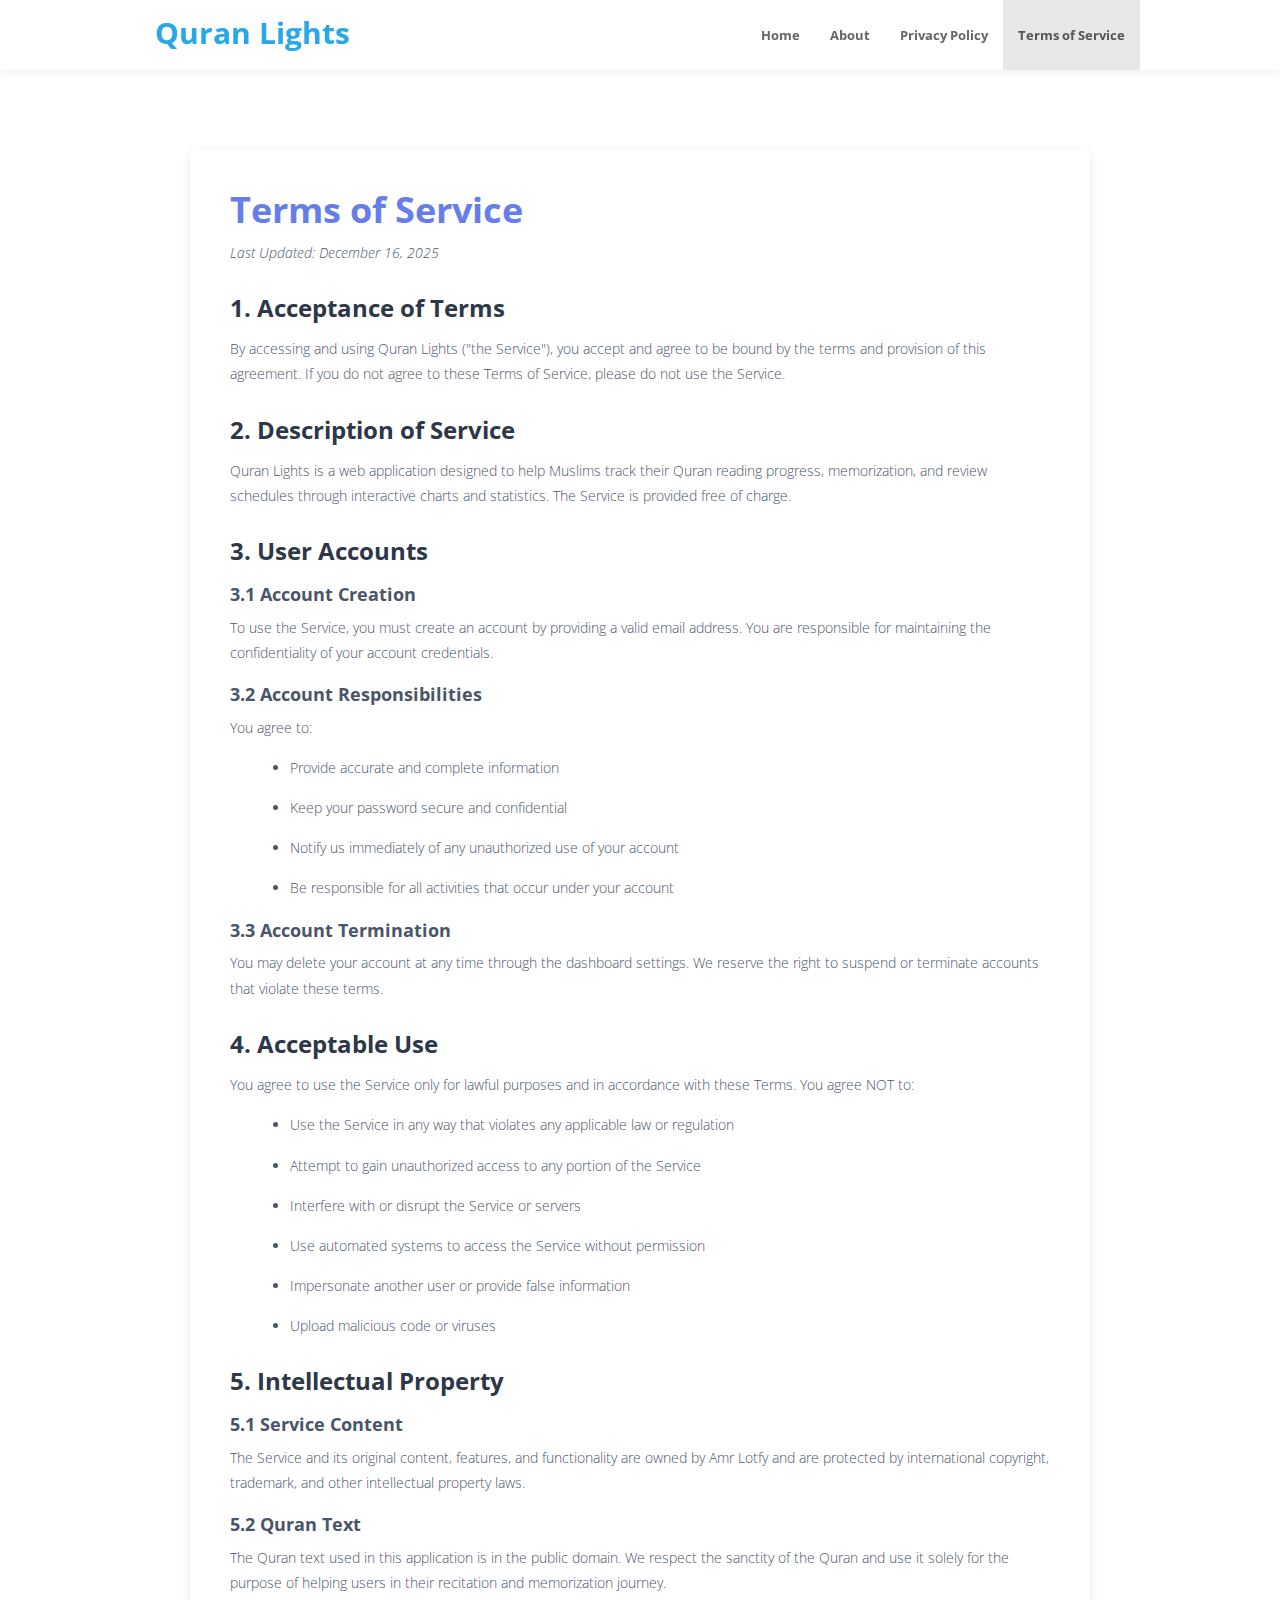
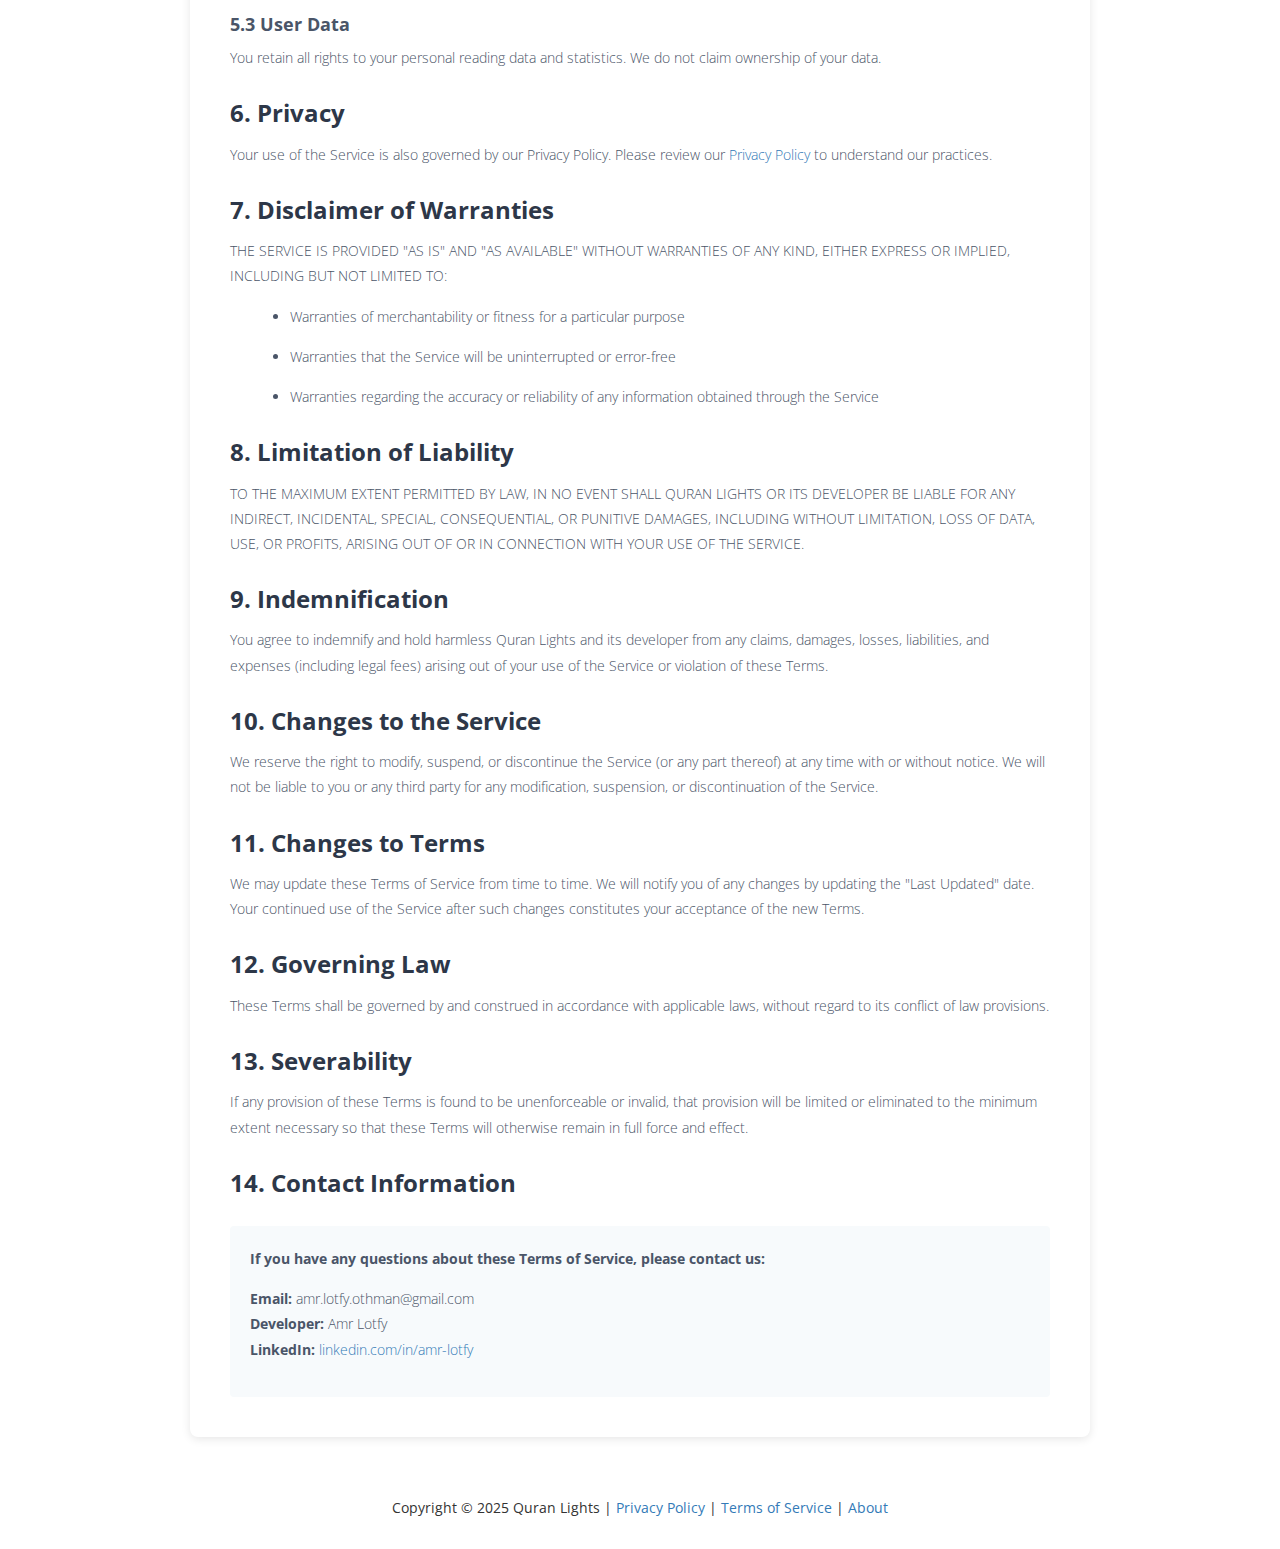
<file: public/terms-of-service.html>
<!DOCTYPE html>
<html lang="en" dir="ltr">

<head>
    <meta charset="utf-8">
    <title>Terms of Service - Quran Lights</title>
    <meta http-equiv="X-UA-Compatible" content="IE=Edge">
    <meta name="viewport" content="width=device-width, initial-scale=1">
    <meta name="description" content="Terms of Service for Quran Lights">

    <!-- animate css -->
    <link rel="stylesheet" href="css/animate.min.css">
    <!-- bootstrap css -->
    <link rel="stylesheet" href="css/bootstrap.min.css">
    <!-- font-awesome -->
    <link rel="stylesheet" href="css/font-awesome.min.css">
    <!-- google font -->
    <link href='http://fonts.googleapis.com/css?family=Open+Sans:400,300,400italic,700,800' rel='stylesheet'
        type='text/css'>
    <!-- custom css -->
    <link rel="stylesheet" href="css/templatemo-style.css">
    <!-- i18n -->
    <script src="js/i18n.js"></script>

    <style>
        body {
            padding-top: 70px;
            transition: background-color 0.3s, color 0.3s;
        }

        .legal-content {
            background: white;
            padding: 40px;
            margin: 80px auto 40px;
            max-width: 900px;
            border-radius: 8px;
            box-shadow: 0 2px 10px rgba(0, 0, 0, 0.1);
            transition: background-color 0.3s, color 0.3s;
        }

        .legal-content h1 {
            color: #667eea;
            margin-bottom: 10px;
        }

        .legal-content h2 {
            color: #2d3748;
            margin-top: 30px;
            margin-bottom: 15px;
            font-size: 24px;
        }

        .legal-content h3 {
            color: #4a5568;
            margin-top: 20px;
            margin-bottom: 10px;
            font-size: 18px;
        }

        .legal-content p,
        .legal-content li {
            color: #4a5568;
            line-height: 1.8;
            margin-bottom: 15px;
        }

        .legal-content ul {
            margin-left: 20px;
        }

        .last-updated {
            color: #718096;
            font-style: italic;
            margin-bottom: 30px;
        }

        .contact-info {
            background: #f7fafc;
            padding: 20px;
            border-radius: 4px;
            margin-top: 30px;
        }

        /* Dark theme */
        body.dark-theme {
            background: #1a202c;
        }

        body.dark-theme .legal-content {
            background: #2d3748;
            color: #e2e8f0;
        }

        body.dark-theme .legal-content h1 {
            color: #a78bfa;
        }

        body.dark-theme .legal-content h2 {
            color: #e2e8f0;
        }

        body.dark-theme .legal-content h3 {
            color: #cbd5e0;
        }

        body.dark-theme .legal-content p,
        body.dark-theme .legal-content li {
            color: #cbd5e0;
        }

        body.dark-theme .contact-info {
            background: #1a202c;
        }
    </style>
    <script>
        // Apply theme on page load
        (function () {
            var theme = localStorage.getItem('theme') || 'dark';
            if (theme === 'dark') {
                document.body.classList.add('dark-theme');
            }
        })();
    </script>
</head>

<body>
    <!-- Navigation -->
    <nav class="navbar navbar-default navbar-fixed-top templatemo-nav" role="navigation">
        <div class="container">
            <div class="navbar-header">
                <button class="navbar-toggle" data-toggle="collapse" data-target=".navbar-collapse">
                    <span class="icon icon-bar"></span>
                    <span class="icon icon-bar"></span>
                    <span class="icon icon-bar"></span>
                </button>
                <a href="index.html" class="navbar-brand" data-i18n="nav.brand">Quran Lights</a>
            </div>
            <div class="collapse navbar-collapse">
                <ul class="nav navbar-nav navbar-right">
                    <li><a href="index.html" data-i18n="nav.home">Home</a></li>
                    <li><a href="about.html" data-i18n="legal.about">About</a></li>
                    <li><a href="privacy-policy.html" data-i18n="legal.privacyPolicy">Privacy Policy</a></li>
                    <li class="active"><a href="terms-of-service.html" data-i18n="legal.termsOfService">Terms of
                            Service</a></li>
                </ul>
            </div>
        </div>
    </nav>

    <!-- Terms of Service Content -->
    <div class="legal-content">
        <h1>Terms of Service</h1>
        <p class="last-updated">Last Updated: December 16, 2025</p>

        <h2>1. Acceptance of Terms</h2>
        <p>By accessing and using Quran Lights ("the Service"), you accept and agree to be bound by the terms and
            provision of this agreement. If you do not agree to these Terms of Service, please do not use the Service.
        </p>

        <h2>2. Description of Service</h2>
        <p>Quran Lights is a web application designed to help Muslims track their Quran reading progress, memorization,
            and review schedules through interactive charts and statistics. The Service is provided free of charge.</p>

        <h2>3. User Accounts</h2>

        <h3>3.1 Account Creation</h3>
        <p>To use the Service, you must create an account by providing a valid email address. You are responsible for
            maintaining the confidentiality of your account credentials.</p>

        <h3>3.2 Account Responsibilities</h3>
        <p>You agree to:</p>
        <ul>
            <li>Provide accurate and complete information</li>
            <li>Keep your password secure and confidential</li>
            <li>Notify us immediately of any unauthorized use of your account</li>
            <li>Be responsible for all activities that occur under your account</li>
        </ul>

        <h3>3.3 Account Termination</h3>
        <p>You may delete your account at any time through the dashboard settings. We reserve the right to suspend or
            terminate accounts that violate these terms.</p>

        <h2>4. Acceptable Use</h2>
        <p>You agree to use the Service only for lawful purposes and in accordance with these Terms. You agree NOT to:
        </p>
        <ul>
            <li>Use the Service in any way that violates any applicable law or regulation</li>
            <li>Attempt to gain unauthorized access to any portion of the Service</li>
            <li>Interfere with or disrupt the Service or servers</li>
            <li>Use automated systems to access the Service without permission</li>
            <li>Impersonate another user or provide false information</li>
            <li>Upload malicious code or viruses</li>
        </ul>

        <h2>5. Intellectual Property</h2>

        <h3>5.1 Service Content</h3>
        <p>The Service and its original content, features, and functionality are owned by Amr Lotfy and are protected by
            international copyright, trademark, and other intellectual property laws.</p>

        <h3>5.2 Quran Text</h3>
        <p>The Quran text used in this application is in the public domain. We respect the sanctity of the Quran and use
            it solely for the purpose of helping users in their recitation and memorization journey.</p>

        <h3>5.3 User Data</h3>
        <p>You retain all rights to your personal reading data and statistics. We do not claim ownership of your data.
        </p>

        <h2>6. Privacy</h2>
        <p>Your use of the Service is also governed by our Privacy Policy. Please review our <a
                href="privacy-policy.html">Privacy Policy</a> to understand our practices.</p>

        <h2>7. Disclaimer of Warranties</h2>
        <p>THE SERVICE IS PROVIDED "AS IS" AND "AS AVAILABLE" WITHOUT WARRANTIES OF ANY KIND, EITHER EXPRESS OR IMPLIED,
            INCLUDING BUT NOT LIMITED TO:</p>
        <ul>
            <li>Warranties of merchantability or fitness for a particular purpose</li>
            <li>Warranties that the Service will be uninterrupted or error-free</li>
            <li>Warranties regarding the accuracy or reliability of any information obtained through the Service</li>
        </ul>

        <h2>8. Limitation of Liability</h2>
        <p>TO THE MAXIMUM EXTENT PERMITTED BY LAW, IN NO EVENT SHALL QURAN LIGHTS OR ITS DEVELOPER BE LIABLE FOR ANY
            INDIRECT, INCIDENTAL, SPECIAL, CONSEQUENTIAL, OR PUNITIVE DAMAGES, INCLUDING WITHOUT LIMITATION, LOSS OF
            DATA, USE, OR PROFITS, ARISING OUT OF OR IN CONNECTION WITH YOUR USE OF THE SERVICE.</p>

        <h2>9. Indemnification</h2>
        <p>You agree to indemnify and hold harmless Quran Lights and its developer from any claims, damages, losses,
            liabilities, and expenses (including legal fees) arising out of your use of the Service or violation of
            these Terms.</p>

        <h2>10. Changes to the Service</h2>
        <p>We reserve the right to modify, suspend, or discontinue the Service (or any part thereof) at any time with or
            without notice. We will not be liable to you or any third party for any modification, suspension, or
            discontinuation of the Service.</p>

        <h2>11. Changes to Terms</h2>
        <p>We may update these Terms of Service from time to time. We will notify you of any changes by updating the
            "Last Updated" date. Your continued use of the Service after such changes constitutes your acceptance of the
            new Terms.</p>

        <h2>12. Governing Law</h2>
        <p>These Terms shall be governed by and construed in accordance with applicable laws, without regard to its
            conflict of law provisions.</p>

        <h2>13. Severability</h2>
        <p>If any provision of these Terms is found to be unenforceable or invalid, that provision will be limited or
            eliminated to the minimum extent necessary so that these Terms will otherwise remain in full force and
            effect.</p>

        <h2>14. Contact Information</h2>
        <div class="contact-info">
            <p><strong>If you have any questions about these Terms of Service, please contact us:</strong></p>
            <p>
                <strong>Email:</strong> amr.lotfy.othman@gmail.com<br>
                <strong>Developer:</strong> Amr Lotfy<br>
                <strong>LinkedIn:</strong> <a href="https://www.linkedin.com/in/amr-lotfy/"
                    target="_blank">linkedin.com/in/amr-lotfy</a>
            </p>
        </div>
    </div>

    <!-- Footer -->
    <footer>
        <div class="container">
            <div class="row">
                <div class="col-md-12 col-sm-12">
                    <p>Copyright © 2025 Quran Lights |
                        <a href="privacy-policy.html">Privacy Policy</a> |
                        <a href="terms-of-service.html">Terms of Service</a> |
                        <a href="about.html">About</a>
                    </p>
                </div>
            </div>
        </div>
    </footer>

    <!-- Scripts -->
    <script src="js/jquery.js"></script>
    <script src="js/bootstrap.min.js"></script>
</body>

</html>
</file>
<file: public/css/templatemo-style.css>
/*

Boxer Template

http://www.templatemo.com/tm-446-boxer

*/

body
    {
        background: #fff;
        font-family: 'Open Sans', sans-serif;
        font-weight: 300;
        position: relative;
        width: 100%;
        height: 100%;
        overflow-x: hidden;
    }
	
.tm-white a {
	color: #fff;
}

/* start h1 group */
h1 { 
    margin-top: 0;
    margin-bottom: 25px; 
}
h1,
h2,
h3,
h4
    {
        font-weight: bold;
    }
/* end h1 group */
p { line-height: 1.6em; }
/* img */
img
    {
        max-width: 100%;
        height: auto;
    }
/* img */

/* overlay */
.overlay 
    {
       width: 100%;
       height: 100%;
       background: rgba(0, 0, 0, 0.4);
       padding-top: 90px;
       padding-bottom: 90px;
    }  
/* over lay */

/* start page container */
@media (min-width: 768px) {
  .container {
    width: 700px;
  }
}
@media (min-width: 992px) {
  .container {
    width: 900px;
  }
}
@media (min-width: 1200px) {
  .container {
    width: 1000px;
  }
}
/* end page container */

/* start preloader */
.preloader
    {
        position: fixed;
        top: 0;
        left: 0;
        width: 100%;
        height: 100%;
        z-index: 99999;
        display: -webkit-flex;
        display: -ms-flexbox;
        display: flex;
        -webkit-flex-flow: row nowrap;
            -ms-flex-flow: row nowrap;
                flex-flow: row nowrap;
        /*justify-content: center;*/
        -webkit-align-items: center;
            -ms-flex-align: center;
                align-items: center;
        background: none repeat scroll 0 0 #fff;
    }
.sk-spinner-rotating-plane.sk-spinner 
    {
         width: 30px;
        height: 30px;
        background-color: #28a7e9;
         margin: 0 auto;
        -webkit-animation: sk-rotatePlane 1.2s infinite ease-in-out;
                animation: sk-rotatePlane 1.2s infinite ease-in-out;
     }

@-webkit-keyframes sk-rotatePlane {
  0% {
         -webkit-transform: perspective(120px) rotateX(0deg) rotateY(0deg);
                 transform: perspective(120px) rotateX(0deg) rotateY(0deg); }

  50% {
        -webkit-transform: perspective(120px) rotateX(-180.1deg) rotateY(0deg);
                transform: perspective(120px) rotateX(-180.1deg) rotateY(0deg); }

  100% {
            -webkit-transform: perspective(120px) rotateX(-180deg) rotateY(-179.9deg);
                    transform: perspective(120px) rotateX(-180deg) rotateY(-179.9deg); } }

@keyframes sk-rotatePlane {
  0% {
         -webkit-transform: perspective(120px) rotateX(0deg) rotateY(0deg);
                 transform: perspective(120px) rotateX(0deg) rotateY(0deg); }

  50% {
        -webkit-transform: perspective(120px) rotateX(-180.1deg) rotateY(0deg);
                transform: perspective(120px) rotateX(-180.1deg) rotateY(0deg); }

  100% {
            -webkit-transform: perspective(120px) rotateX(-180deg) rotateY(-179.9deg);
                    transform: perspective(120px) rotateX(-180deg) rotateY(-179.9deg); } }
/* end preloader */

/* start navigation */
.navbar-default
    {
        background: #fff;
        border: none;
        box-shadow: 0px 2px 8px 0px rgba(50, 50, 50, 0.08);
        margin: 0!important;
    }
.navbar-default .navbar-brand
    {
        color: #28a7e9;
        font-size: 30px;
        font-weight: bold;
        height: 70px;
        line-height: 35px;
    }
.navbar-default .nav li a
    {
        color: #666;
        font-size: 13px;
        font-weight: bold;
        height: 70px;
        line-height: 40px;
    }
.navbar-default .nav li a:hover,
.navbar-default .nav li a:focus,
.navbar-default .nav li a.current
    {
        color: #28a7e9;
    }

.navbar-default .navbar-toggle
    {
        border: none;
        padding-top: 20px;
    }
.navbar-default .navbar-toggle .icon-bar
    {
        background: #28a7e9;
        border-color: transparent;
    }
.navbar-default .navbar-toggle:hover,
.navbar-default .navbar-toggle:focus { background-color: transparent }
/* end navigation */

/* start home */       
#home
    {
    background: url('../images/home-bg.jpg') no-repeat;
    background-size: cover;
    color: #fff;
    margin-top: 70px;
    text-align: center;
    width: 100%;
    }
#home p
    {
        font-weight: 1000;
        /* font-style: italic; */
        line-height: 2em;
        background-color: rgba(0, 0, 0, 0.5);
    }
#home img
    {
        display: inline-block;
        margin-top: 30px;
    }
/* end home */

/* start divider */
#divider
    {
        text-align: center;
        padding-top: 80px;
        padding-bottom: 80px;
    }
#divider .fa
    {
        color: #28a7e9;
        font-size: 60px;
    }
#divider h3
    {
        font-size: 20px;
    }
/* end divider */

/* start feature */
#feature
    {
        background: #f8f8f8;
        padding-top: 80px;
        padding-bottom: 80px;
    }
#feature p
    {
        padding-top: 10px;
    }
#feature span
    {
        float: left;
    }
#feature .fa
    {
        background: #28a7e9;
        border-radius: 50%;
        color: #fff;
        display: inline-block;
        width: 40px;
        height: 40px;
        line-height: 40px;
        text-align: center;
        margin-right: 20px;
    }
/* end feature */

/* start feature1 */
#feature1
    {
        padding-top: 60px;
        padding-bottom: 60px;
    }
#feature1 p
    {
        padding-top: 10px;
    }
#feature1 span
    {
        float: left;
    }
#feature1 .fa
    {
        background: #28a7e9;
        border-radius: 50%;
        color: #fff;
        display: inline-block;
        width: 40px;
        height: 40px;
        line-height: 40px;
        text-align: center;
        margin-right: 20px;
    }
/* end feature1 */

/* start pricing */
#pricing
    {
        background: #f8f8f8;
        text-align: center;
        padding-top: 80px;
        padding-bottom: 80px;
    }
#pricing h2
    {
        padding-bottom: 60px;
    }
#pricing .pricing
    {
        background: #fff;
    }
#pricing .active
    {
        position: relative;
        bottom: 20px;
    }
#pricing .pricing .pricing-title
    {
        background: #28a7e9;
        color: #fff;
        font-weight: bold;
        padding: 30px;
    }
#pricing .pricing .pricing-title p
    {
        font-size: 20px;
    }
#pricing .pricing ul
    {
        padding: 0;
        margin: 0;
    }
#pricing .pricing ul li
    {
        display: block;
        list-style: none;
        padding: 16px;
    }
#pricing .pricing .btn
    {
        background: transparent;
        border: 1px solid #28a7e9;
        border-radius: 0px;
        color: #28a7e9;
        font-weight: bold;
        padding-right: 40px;
        padding-left: 40px;
        margin-top: 20px;
        margin-bottom: 30px;
        transition: all 0.3s ease;
    }
#pricing .pricing .btn:hover {
    background: #28a7e9;
    color: #fff;
}
/* end pricing */

/* start download */
#download
    {
        padding-top: 80px;
        padding-bottom: 80px;
    }
#download h2
    {
        padding-bottom: 20px;
    }
#download .btn
    {
        border-radius: 0px;
        font-weight: bold;
        margin-top: 20px;
        padding: 10px 40px 10px 40px;
    }
/* end download */

/* start contact */
#contact
    {
        background: url('../images/contact-bg.jpg') no-repeat;
        background-size: cover;
        color: #fff;
    }
#contact h2
    {
        padding-bottom: 10px;
    }
#contact address
    {
        padding-top: 20px;
    }
#contact address .fa
    {
        background: #28a7e9;
        border-radius: 50%;
        width: 40px;
        height: 40px;
        line-height: 40px;
        text-align: center;
        margin-top: 6px;
        margin-right: 10px;
    }
#contact .contact-form
    {
        padding-top: 40px;
    }
#contact .form-control
    {
        border: none;
        border-radius: 0px;
        box-shadow: none;
        margin-bottom: 20px;
    }
#contact input
    {
        height: 50px;
    }
#contact input[type="submit"]
    {
        background: #28a7e9;
        color: #fff;
        font-weight: bold;
        transition: all 0.3s ease;
    }
#contact input[type="submit"]:hover {
    background: #107DB6;
}
/* end contact */

/* start footer */
footer
    {
        background: #fff;
        font-weight: 400;
        text-align: center;
        padding: 20px;
    }
/* end footer */

@media screen and ( max-width: 991px ) {
    .templatemo-box {
        margin-bottom: 30px;
    }
    #pricing .active {
        bottom: 0;
    }
    .pricing {
        margin-bottom: 20px;
    }
    #feature img, #download img {
        margin-top: 30px;
    }
    #feature1 img {
        margin-bottom: 30px;
    }
}
@media screen and ( max-width: 767px ) {
    .navbar-default .nav li a {
        height: auto;
        line-height: 2em;
    }
    #feature, #pricing, #download {
        padding-top: 20px;
        padding-bottom: 40px;
    }
    #contact .overlay {
        padding-top: 40px;
    }
}
/* start media 360 */
@media screen and ( max-width: 360px ){
    .pricing
        {
            padding-bottom: 40px;
        }
}
/* end media 360 */
</file>
